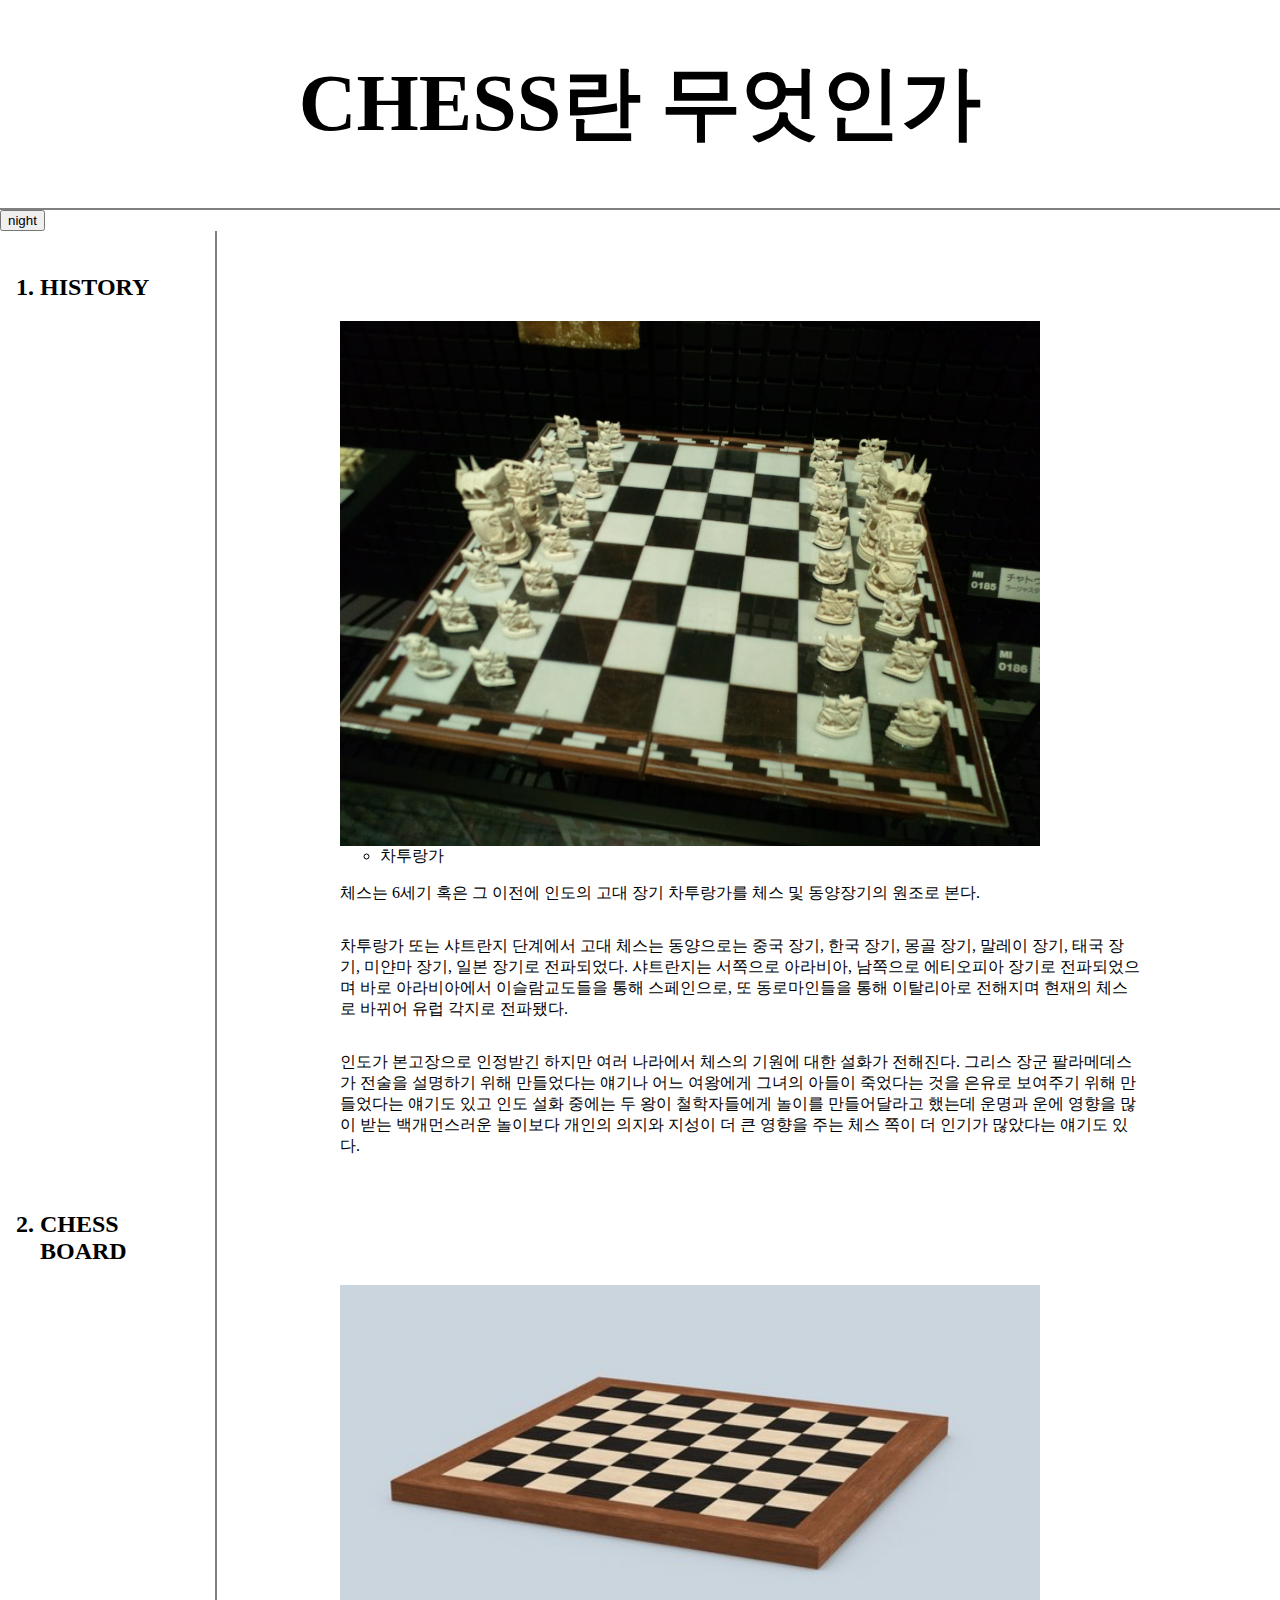
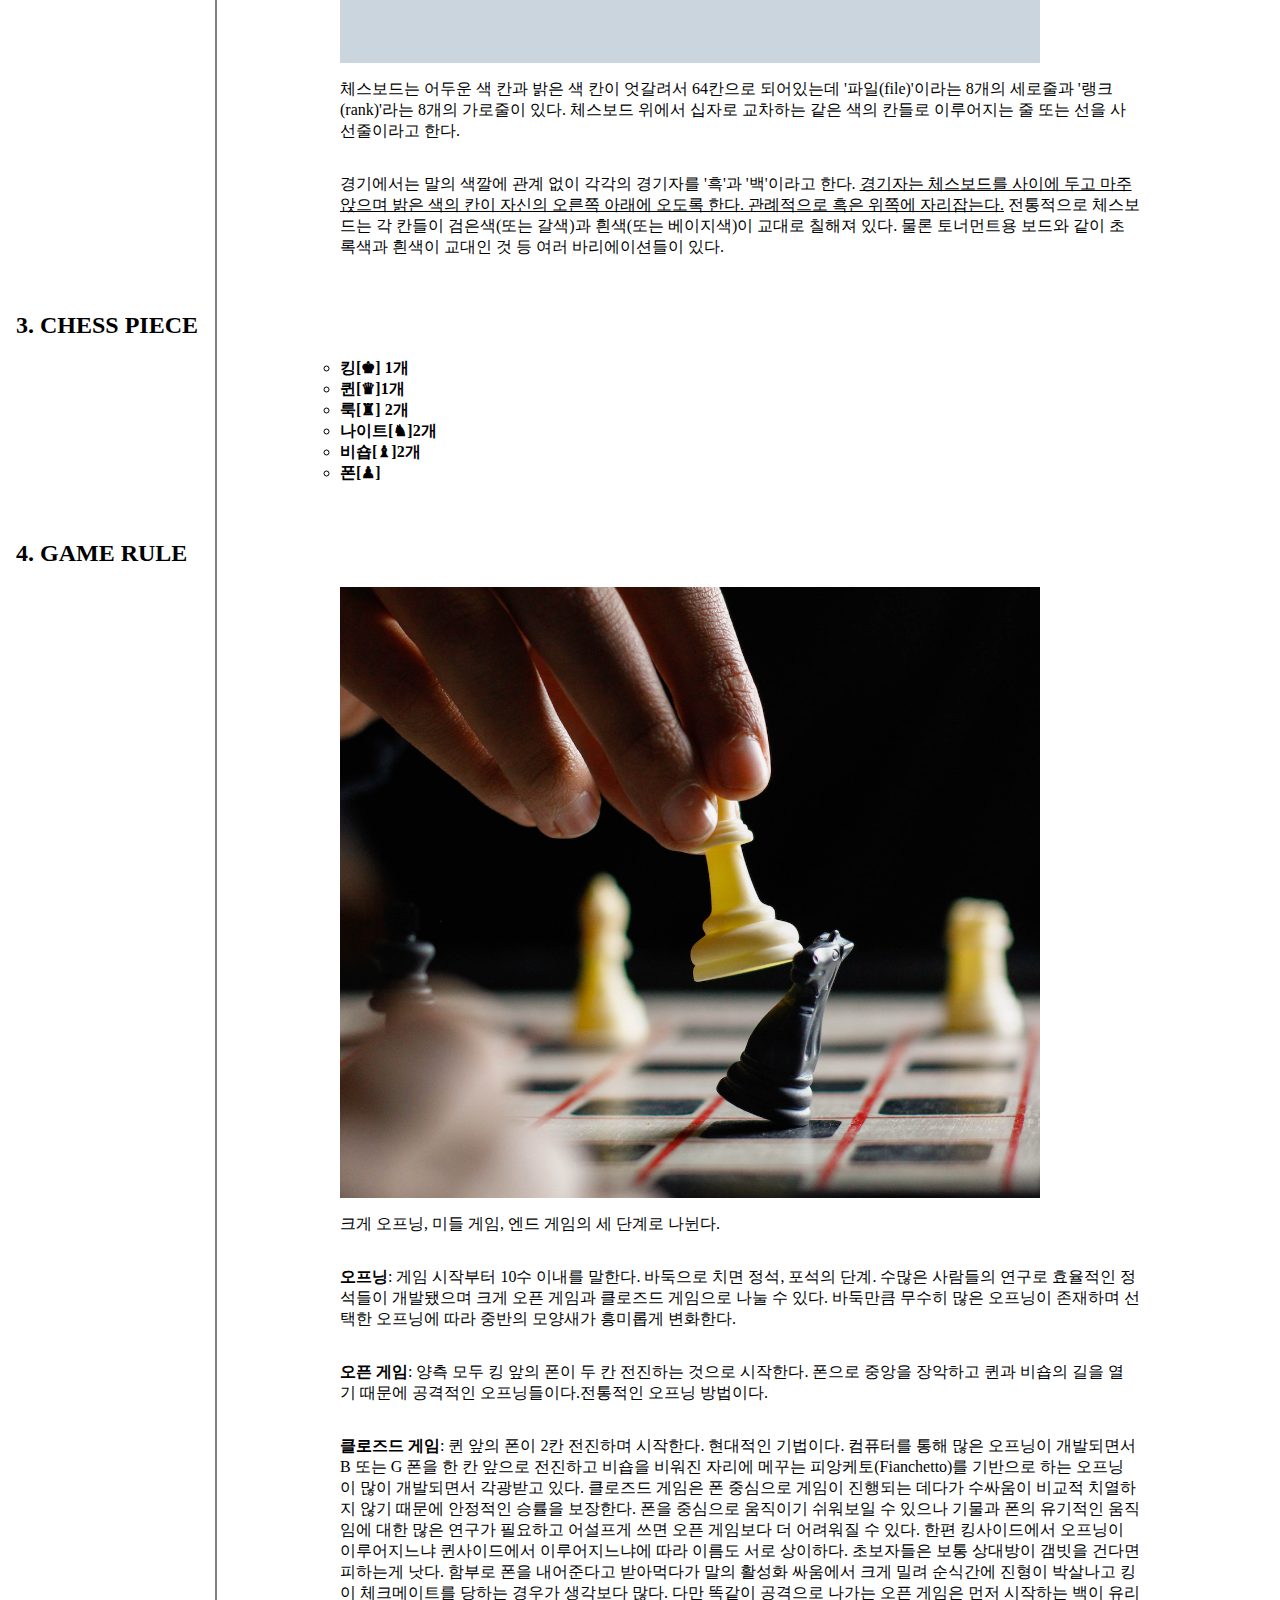
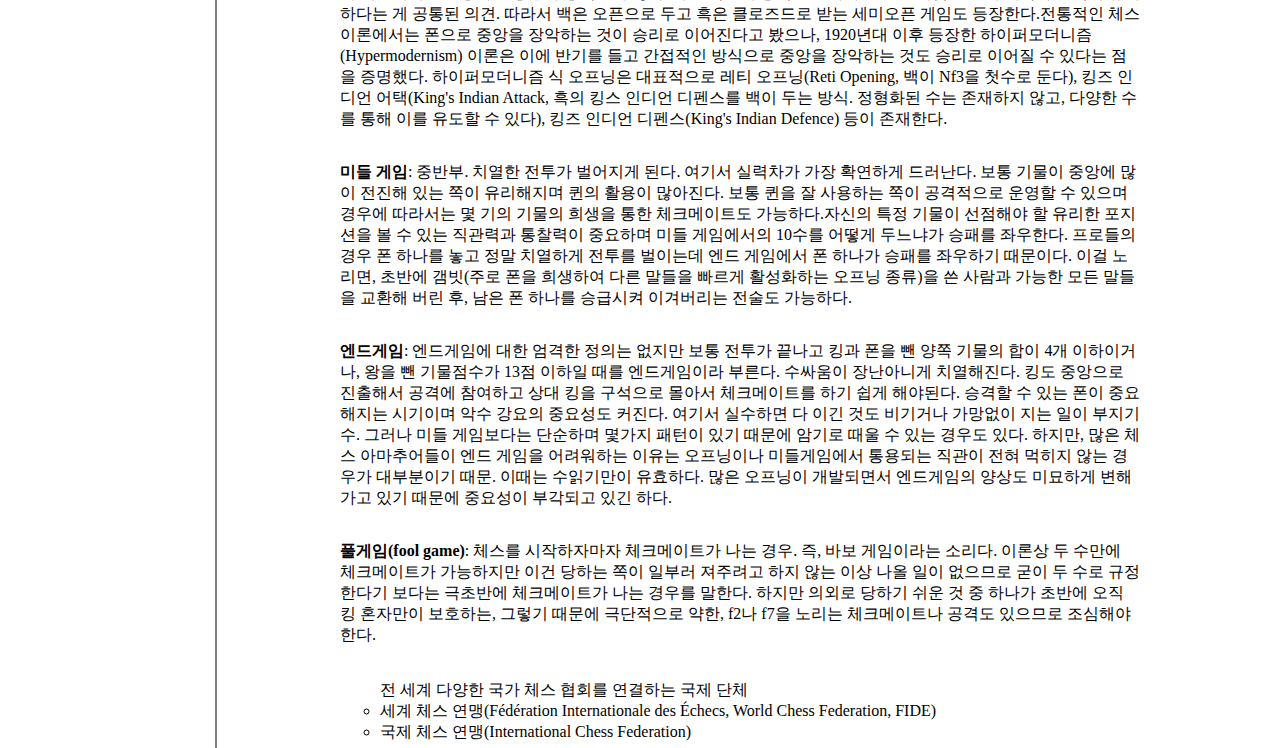
<file: index.html>
<!DOCTYPE html> 
    <html>
    <head>
        <title>WEB1 - Welcome</title>
        <meta charset="UTF-8"> 
        <link rel="stylesheet" href="style.css">
    </head>
    <script src="colors.js"></script>
    <body>
        <h1><a href="index.html"
            style="color: black; text-decoration: none;">CHESS란 무엇인가</a></h1>
            <input type="button" value="night" onclick="ChangeDayOrNight(this)">
            <ol><br>
            <div class="grid">
                <h2><li>HISTORY</li></h2>
            </div>
            <div class="grid-container">
                <img src="차투랑가.jpg" width="700px">
                    <ul><li>차투랑가</li></ul>
                <p>체스는 6세기 혹은 그 이전에 인도의 고대 장기 차투랑가를 체스 및 동양장기의 원조로 본다.</p>
                <p>차투랑가 또는 샤트란지 단계에서 고대 체스는 동양으로는 중국 장기, 한국 장기, 몽골 장기, 말레이 장기, 태국 장기, 미얀마 장기, 일본 장기로 전파되었다. 
                샤트란지는 서쪽으로 아라비아, 남쪽으로 에티오피아 장기로 전파되었으며 바로 아라비아에서 이슬람교도들을 통해 스페인으로, 또 동로마인들을 통해 이탈리아로 전해지며 현재의 체스로 바뀌어 유럽 각지로 전파됐다.</p>
                <p>인도가 본고장으로 인정받긴 하지만 여러 나라에서 체스의 기원에 대한 설화가 전해진다. 그리스 장군 팔라메데스가 전술을 설명하기 위해 만들었다는 얘기나 어느 여왕에게 그녀의 아들이 죽었다는 것을 은유로 보여주기 위해 만들었다는 얘기도 있고 
                인도 설화 중에는 두 왕이 철학자들에게 놀이를 만들어달라고 했는데 운명과 운에 영향을 많이 받는 백개먼스러운 놀이보다 개인의 의지와 지성이 더 큰 영향을 주는 체스 쪽이 더 인기가 많았다는 얘기도 있다.
                </p><br>
            </div>
            <div class="grid2"></div>
                <h2><li>CHESS BOARD</li></h2>
            </div>
            <div class="grid-container2">
                <img src="chess board.jpg" width="700px">
                <p>체스보드는 어두운 색 칸과 밝은 색 칸이 엇갈려서 64칸으로 되어있는데 '파일(file)'이라는 8개의 세로줄과 '랭크(rank)'라는 8개의 가로줄이 있다. 체스보드 위에서 십자로 교차하는 같은 색의 칸들로 이루어지는 줄 또는 선을 사선줄이라고 한다.</p>
                <p>경기에서는 말의 색깔에 관계 없이 각각의 경기자를 '흑'과 '백'이라고 한다. <u>경기자는 체스보드를 사이에 두고 마주 앉으며 밝은 색의 칸이 자신의 오른쪽 아래에 오도록 한다. 관례적으로 흑은 위쪽에 자리잡는다.</u>
                전통적으로 체스보드는 각 칸들이 검은색(또는 갈색)과 흰색(또는 베이지색)이 교대로 칠해져 있다. 물론 토너먼트용 보드와 같이 초록색과 흰색이 교대인 것 등 여러 바리에이션들이 있다.
                </p><br>
            </div>
            <div class="grid3"></div>
                <h2><li>CHESS PIECE</li></h2>
            </div>
            <div class="grid-container3">
                <ul>
                    <li><strong><a href="king.html" target="_blank" title="chess king specification">킹[♚] 1개</a></strong></li>
                    <li><strong><a href="queen.html"target="_blank" title="chess queen specification">퀸[♛]1개</a></strong></li>
                    <li><strong><a href="rook.html"target="_blank" title="chess rook specification">룩[♜] 2개</a></strong></li>
                    <li><strong><a href="knight.html"target="_blank" title="chess kningt specification">나이트[♞]2개</a></strong></li>
                    <li><strong><a href="bishop.html"target="_blank" title="chess bishop specification">비숍[♝]2개</a></strong></li>
                    <li><strong><a href="pawn.html"target="_blank" title="chess pawn specification">폰[♟]</a></strong></li>
                </ul></br>
                <br>
            </div>
            <div class="grid4">
                <h2><li>GAME RULE</li></h2>
            </div>
            <div class="grid-container4">
                <img src="Chess.png" width="700px">
                <p>크게 오프닝, 미들 게임, 엔드 게임의 세 단계로 나뉜다.</p>
                <P><strong>오프닝</strong>: 게임 시작부터 10수 이내를 말한다. 바둑으로 치면 정석, 포석의 단계. 수많은 사람들의 연구로 효율적인 정석들이 개발됐으며 크게 오픈 게임과 클로즈드 게임으로 나눌 수 있다. 바둑만큼 무수히 많은 오프닝이 존재하며 선택한 오프닝에 따라 중반의 모양새가 흥미롭게 변화한다.</P>
                <P><strong>오픈 게임</strong>: 양측 모두 킹 앞의 폰이 두 칸 전진하는 것으로 시작한다. 폰으로 중앙을 장악하고 퀸과 비숍의 길을 열기 때문에 공격적인 오프닝들이다.전통적인 오프닝 방법이다.</P>
                <P><strong>클로즈드 게임</strong>: 퀸 앞의 폰이 2칸 전진하며 시작한다. 현대적인 기법이다. 컴퓨터를 통해 많은 오프닝이 개발되면서 B 또는 G 폰을 한 칸 앞으로 전진하고 비숍을 비워진 자리에 메꾸는 피앙케토(Fianchetto)를 기반으로 하는 오프닝이 많이 개발되면서 각광받고 있다. 클로즈드 게임은 폰 중심으로 게임이 진행되는 데다가 수싸움이 비교적 치열하지 않기 때문에 안정적인 승률을 보장한다. 
                    폰을 중심으로 움직이기 쉬워보일 수 있으나 기물과 폰의 유기적인 움직임에 대한 많은 연구가 필요하고 어설프게 쓰면 오픈 게임보다 더 어려워질 수 있다. 한편 킹사이드에서 오프닝이 이루어지느냐 퀸사이드에서 이루어지느냐에 따라 이름도 서로 상이하다. 초보자들은 보통 상대방이 갬빗을 건다면 피하는게 낫다. 
                    함부로 폰을 내어준다고 받아먹다가 말의 활성화 싸움에서 크게 밀려 순식간에 진형이 박살나고 킹이 체크메이트를 당하는 경우가 생각보다 많다. 다만 똑같이 공격으로 나가는 오픈 게임은 먼저 시작하는 백이 유리하다는 게 공통된 의견. 따라서 백은 오픈으로 두고 흑은 클로즈드로 받는 세미오픈 게임도 등장한다.전통적인 체스 이론에서는 폰으로 중앙을 장악하는 것이 승리로 이어진다고 봤으나, 
                    1920년대 이후 등장한 하이퍼모더니즘(Hypermodernism) 이론은 이에 반기를 들고 간접적인 방식으로 중앙을 장악하는 것도 승리로 이어질 수 있다는 점을 증명했다. 하이퍼모더니즘 식 오프닝은 대표적으로 레티 오프닝(Reti Opening, 백이 Nf3을 첫수로 둔다), 킹즈 인디언 어택(King's Indian Attack, 흑의 킹스 인디언 디펜스를 백이 두는 방식. 정형화된 수는 존재하지 않고, 다양한 수를 통해 이를 유도할 수 있다), 
                    킹즈 인디언 디펜스(King's Indian Defence) 등이 존재한다.</P>
                <P><strong>미들 게임</strong>: 중반부. 치열한 전투가 벌어지게 된다. 여기서 실력차가 가장 확연하게 드러난다. 보통 기물이 중앙에 많이 전진해 있는 쪽이 유리해지며 퀸의 활용이 많아진다. 보통 퀸을 잘 사용하는 쪽이 공격적으로 운영할 수 있으며 경우에 따라서는 몇 기의 기물의 희생을 통한 체크메이트도 가능하다.자신의 특정 기물이 선점해야 할 유리한 포지션을 볼 수 있는 직관력과 통찰력이 중요하며 미들 게임에서의 10수를 어떻게 두느냐가 승패를 좌우한다. 
                    프로들의 경우 폰 하나를 놓고 정말 치열하게 전투를 벌이는데 엔드 게임에서 폰 하나가 승패를 좌우하기 때문이다. 이걸 노리면, 초반에 갬빗(주로 폰을 희생하여 다른 말들을 빠르게 활성화하는 오프닝 종류)을 쓴 사람과 가능한 모든 말들을 교환해 버린 후, 남은 폰 하나를 승급시켜 이겨버리는 전술도 가능하다.</P>
                <P><strong>엔드게임</strong>: 엔드게임에 대한 엄격한 정의는 없지만 보통 전투가 끝나고 킹과 폰을 뺀 양쪽 기물의 합이 4개 이하이거나, 왕을 뺀 기물점수가 13점 이하일 때를 엔드게임이라 부른다. 수싸움이 장난아니게 치열해진다. 킹도 중앙으로 진출해서 공격에 참여하고 상대 킹을 구석으로 몰아서 체크메이트를 하기 쉽게 해야된다. 승격할 수 있는 폰이 중요해지는 시기이며 악수 강요의 중요성도 커진다. 
                    여기서 실수하면 다 이긴 것도 비기거나 가망없이 지는 일이 부지기수. 그러나 미들 게임보다는 단순하며 몇가지 패턴이 있기 때문에 암기로 때울 수 있는 경우도 있다. 하지만, 많은 체스 아마추어들이 엔드 게임을 어려워하는 이유는 오프닝이나 미들게임에서 통용되는 직관이 전혀 먹히지 않는 경우가 대부분이기 때문. 이때는 수읽기만이 유효하다. 많은 오프닝이 개발되면서 엔드게임의 양상도 미묘하게 변해가고 있기 때문에 중요성이 부각되고 있긴 하다.</P>
                <P><strong>풀게임(fool game)</strong>: 체스를 시작하자마자 체크메이트가 나는 경우. 즉, 바보 게임이라는 소리다. 이론상 두 수만에 체크메이트가 가능하지만 이건 당하는 쪽이 일부러 져주려고 하지 않는 이상 나올 일이 없으므로 굳이 두 수로 규정한다기 보다는 극초반에 체크메이트가 나는 경우를 말한다. 하지만 의외로 당하기 쉬운 것 중 하나가 초반에 오직 킹 혼자만이 보호하는, 그렇기 때문에 극단적으로 약한, f2나 f7을 노리는 체크메이트나 공격도 있으므로 조심해야 한다.</p>
                </ul>
                <br>
                <ul>전 세계 다양한 국가 체스 협회를 연결하는 국제 단체
                    <li><a href="https://en.wikipedia.org/wiki/FIDE">세계 체스 연맹(Fédération Internationale des Échecs, World Chess Federation, FIDE)</a></li>
                    <li><a href="https://www.fide.com">국제 체스 연맹(International Chess Federation)</a></li>
            </div>
            </ol>
    </body>
    </html>
</file>
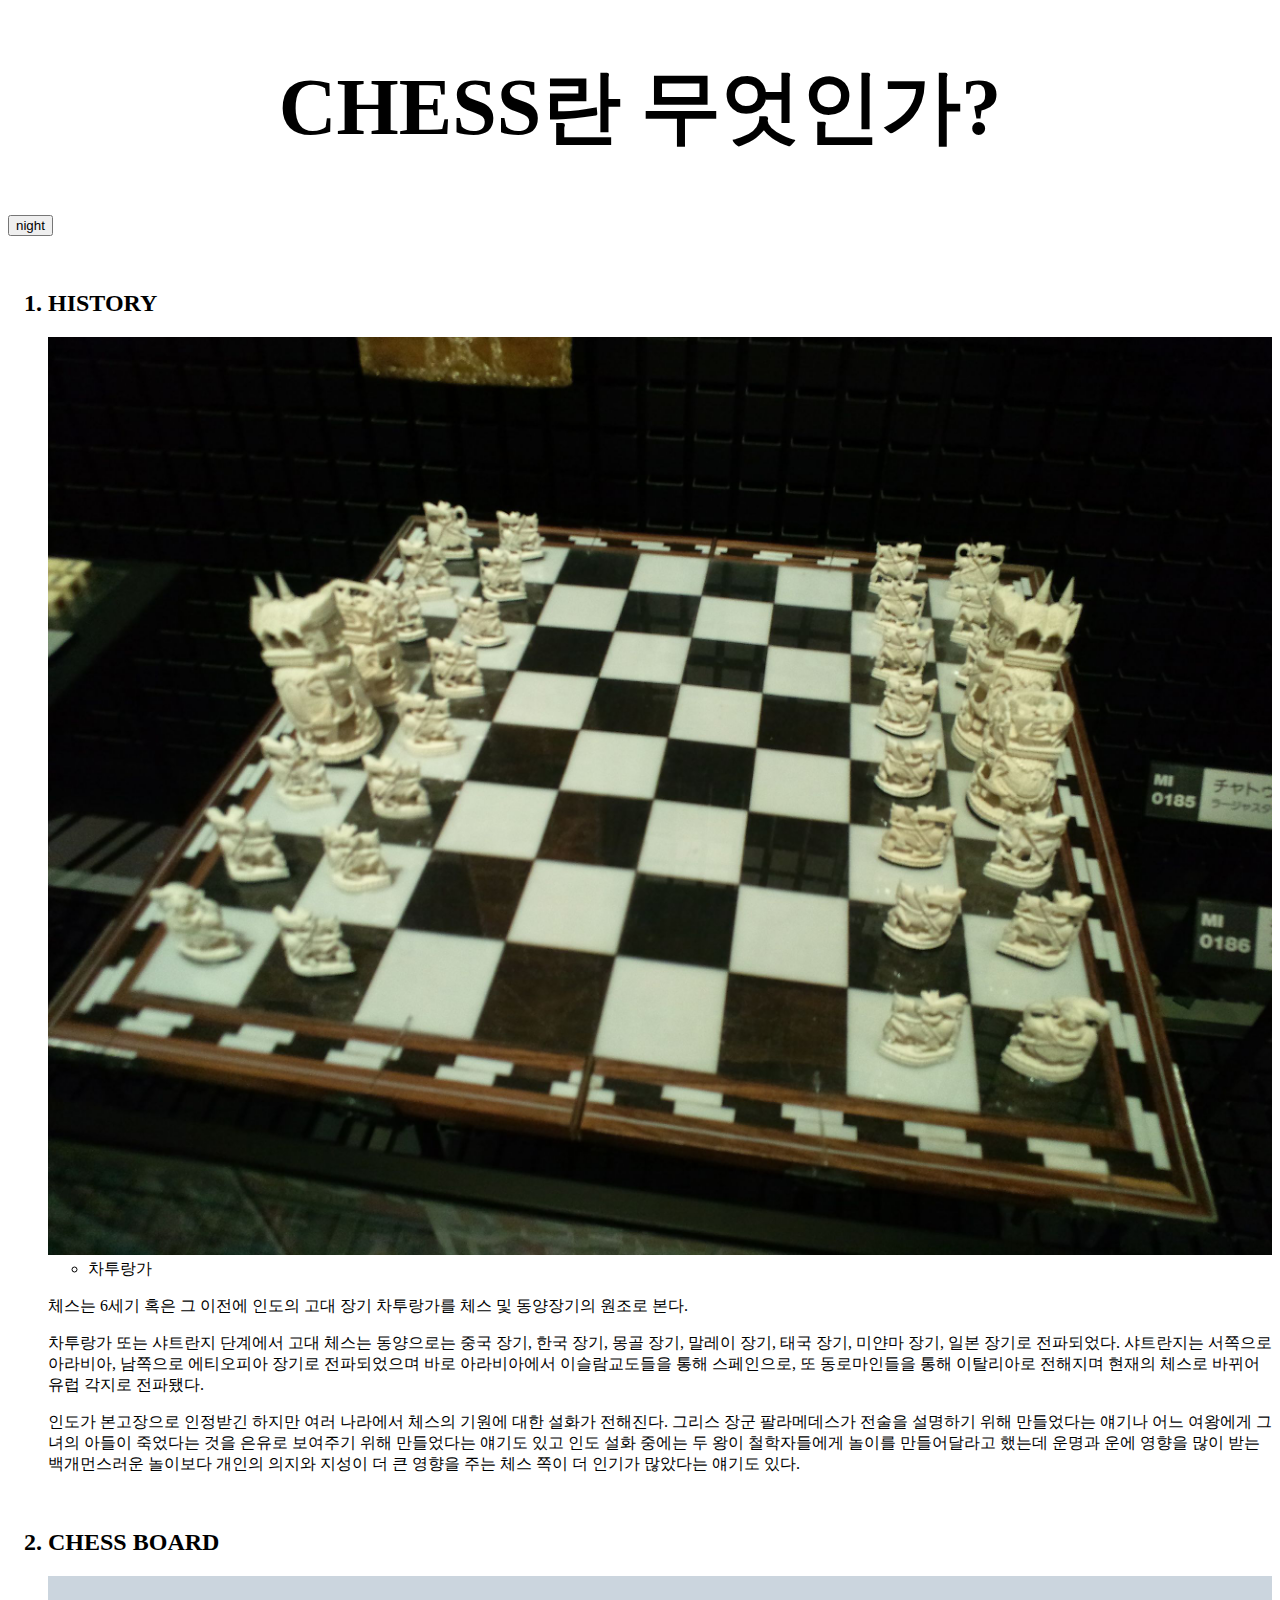
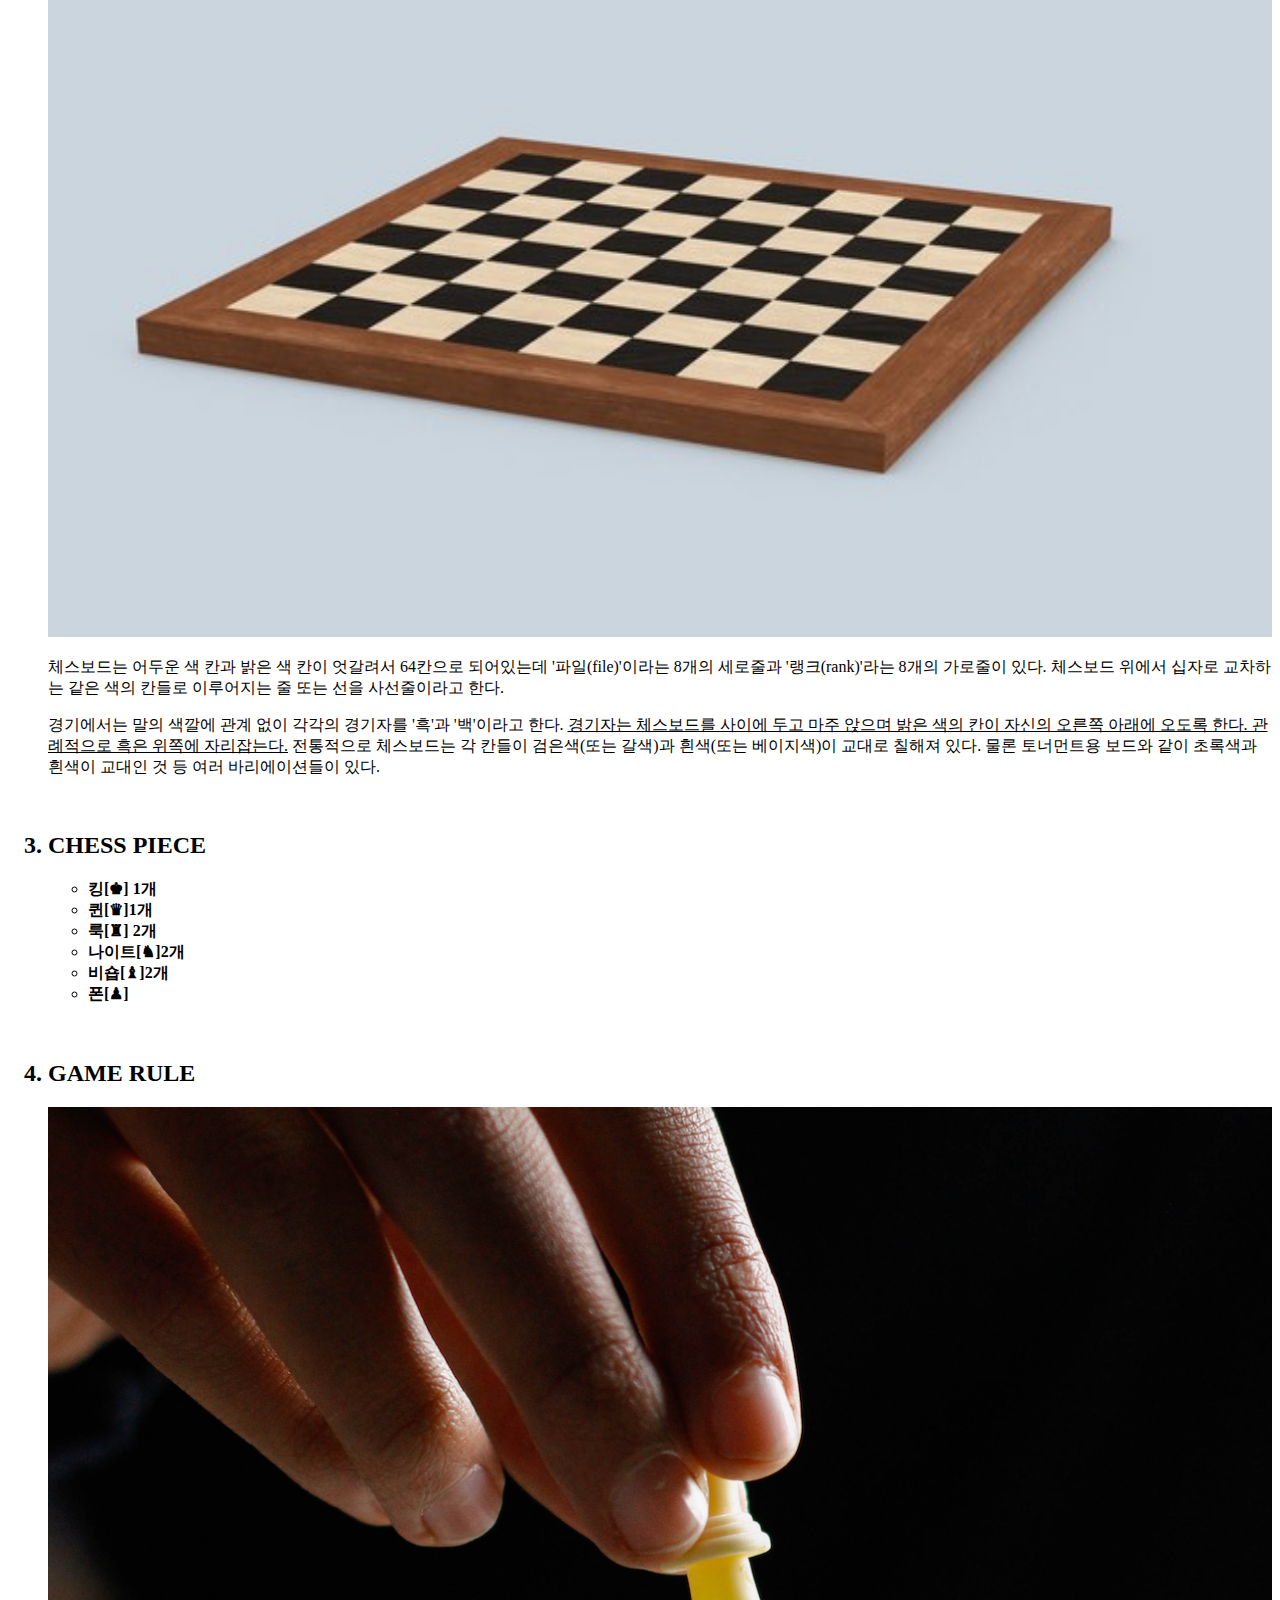
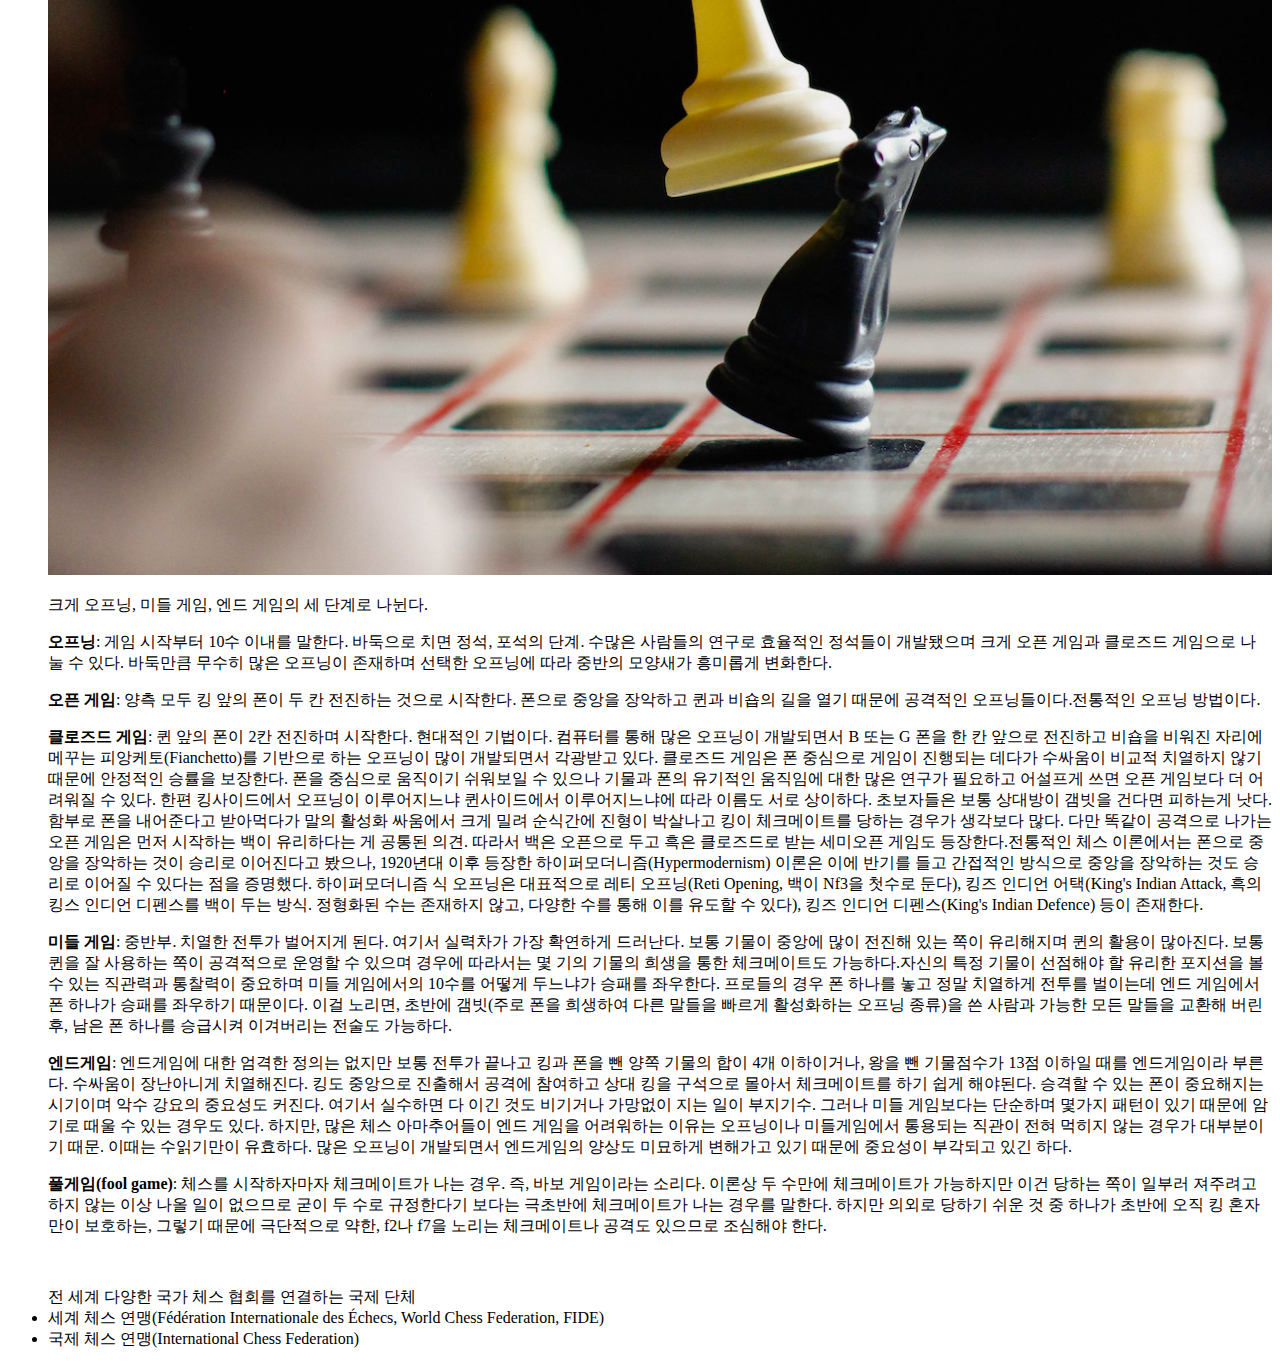
<file: 1.html>
<!DOCTYPE html> 
    <html>
    <head>
        <title>WEB1 - HTML</title>
        <meta charset="UTF-8"> 
        <style>
            a {
                color:black; 
                text-decoration: none;
            }
            h1 {    
                font-size: 80px;
                text-align: center;
            }
    </style>
    </head>
    <script src="colors.js"></script>
    <body>
        <h1><a href="index.html"
            style="color: black; text-decoration: none;">CHESS란 무엇인가?</a></h1>
            <input type="button" value="night" onclick="ChangeDayOrNight(this)">
        <ol><br>
        <h2><li>HISTORY</li></h2>
        <img src="차투랑가.jpg" width="100%">
            <ul><li>차투랑가</li></ul>
        <p>체스는 6세기 혹은 그 이전에 인도의 고대 장기 차투랑가를 체스 및 동양장기의 원조로 본다.</p>
        <p>차투랑가 또는 샤트란지 단계에서 고대 체스는 동양으로는 중국 장기, 한국 장기, 몽골 장기, 말레이 장기, 태국 장기, 미얀마 장기, 일본 장기로 전파되었다. 
            샤트란지는 서쪽으로 아라비아, 남쪽으로 에티오피아 장기로 전파되었으며 바로 아라비아에서 이슬람교도들을 통해 스페인으로, 또 동로마인들을 통해 이탈리아로 전해지며 현재의 체스로 바뀌어 유럽 각지로 전파됐다.</p>
        <p>인도가 본고장으로 인정받긴 하지만 여러 나라에서 체스의 기원에 대한 설화가 전해진다. 그리스 장군 팔라메데스가 전술을 설명하기 위해 만들었다는 얘기나 어느 여왕에게 그녀의 아들이 죽었다는 것을 은유로 보여주기 위해 만들었다는 얘기도 있고 
        인도 설화 중에는 두 왕이 철학자들에게 놀이를 만들어달라고 했는데 운명과 운에 영향을 많이 받는 백개먼스러운 놀이보다 개인의 의지와 지성이 더 큰 영향을 주는 체스 쪽이 더 인기가 많았다는 얘기도 있다.
        </p><br>

        <h2><li>CHESS BOARD</li></h2>
        <img src="chess board.jpg" width="100%">
        <p>체스보드는 어두운 색 칸과 밝은 색 칸이 엇갈려서 64칸으로 되어있는데 '파일(file)'이라는 8개의 세로줄과 '랭크(rank)'라는 8개의 가로줄이 있다. 체스보드 위에서 십자로 교차하는 같은 색의 칸들로 이루어지는 줄 또는 선을 사선줄이라고 한다.</p>
        <p>경기에서는 말의 색깔에 관계 없이 각각의 경기자를 '흑'과 '백'이라고 한다. <u>경기자는 체스보드를 사이에 두고 마주 앉으며 밝은 색의 칸이 자신의 오른쪽 아래에 오도록 한다. 관례적으로 흑은 위쪽에 자리잡는다.</u> 
            전통적으로 체스보드는 각 칸들이 검은색(또는 갈색)과 흰색(또는 베이지색)이 교대로 칠해져 있다. 물론 토너먼트용 보드와 같이 초록색과 흰색이 교대인 것 등 여러 바리에이션들이 있다.</p><br>

        <H2><li>CHESS PIECE</li></H2>
        <ul>
            <li><strong><a href="king.html" target="_blank" title="chess king specification">킹[♚] 1개</a></strong></li>
            <li><strong><a href="queen.html"target="_blank" title="chess queen specification">퀸[♛]1개</a></strong></li>
            <li><strong><a href="rook.html"target="_blank" title="chess rook specification">룩[♜] 2개</a></strong></li>
            <li><strong><a href="knight.html"target="_blank" title="chess kningt specification">나이트[♞]2개</a></strong></li>
            <li><strong><a href="bishop.html"target="_blank" title="chess bishop specification">비숍[♝]2개</a></strong></li>
            <li><strong><a href="pawn.html"target="_blank" title="chess pawn specification">폰[♟]</a></strong></li>
        </ul><br>
        <br>
        <h2><li>GAME RULE</li></h2>
        <img src="Chess.png" width="100%">
        <p>크게 오프닝, 미들 게임, 엔드 게임의 세 단계로 나뉜다.</p>
        <P><strong>오프닝</strong>: 게임 시작부터 10수 이내를 말한다. 바둑으로 치면 정석, 포석의 단계. 수많은 사람들의 연구로 효율적인 정석들이 개발됐으며 크게 오픈 게임과 클로즈드 게임으로 나눌 수 있다. 바둑만큼 무수히 많은 오프닝이 존재하며 선택한 오프닝에 따라 중반의 모양새가 흥미롭게 변화한다.</P>
        <P><strong>오픈 게임</strong>: 양측 모두 킹 앞의 폰이 두 칸 전진하는 것으로 시작한다. 폰으로 중앙을 장악하고 퀸과 비숍의 길을 열기 때문에 공격적인 오프닝들이다.전통적인 오프닝 방법이다.</P>
        <P><strong>클로즈드 게임</strong>: 퀸 앞의 폰이 2칸 전진하며 시작한다. 현대적인 기법이다. 컴퓨터를 통해 많은 오프닝이 개발되면서 B 또는 G 폰을 한 칸 앞으로 전진하고 비숍을 비워진 자리에 메꾸는 피앙케토(Fianchetto)를 기반으로 하는 오프닝이 많이 개발되면서 각광받고 있다. 클로즈드 게임은 폰 중심으로 게임이 진행되는 데다가 수싸움이 비교적 치열하지 않기 때문에 안정적인 승률을 보장한다. 
            폰을 중심으로 움직이기 쉬워보일 수 있으나 기물과 폰의 유기적인 움직임에 대한 많은 연구가 필요하고 어설프게 쓰면 오픈 게임보다 더 어려워질 수 있다. 한편 킹사이드에서 오프닝이 이루어지느냐 퀸사이드에서 이루어지느냐에 따라 이름도 서로 상이하다. 초보자들은 보통 상대방이 갬빗을 건다면 피하는게 낫다. 
            함부로 폰을 내어준다고 받아먹다가 말의 활성화 싸움에서 크게 밀려 순식간에 진형이 박살나고 킹이 체크메이트를 당하는 경우가 생각보다 많다. 다만 똑같이 공격으로 나가는 오픈 게임은 먼저 시작하는 백이 유리하다는 게 공통된 의견. 따라서 백은 오픈으로 두고 흑은 클로즈드로 받는 세미오픈 게임도 등장한다.전통적인 체스 이론에서는 폰으로 중앙을 장악하는 것이 승리로 이어진다고 봤으나, 
            1920년대 이후 등장한 하이퍼모더니즘(Hypermodernism) 이론은 이에 반기를 들고 간접적인 방식으로 중앙을 장악하는 것도 승리로 이어질 수 있다는 점을 증명했다. 하이퍼모더니즘 식 오프닝은 대표적으로 레티 오프닝(Reti Opening, 백이 Nf3을 첫수로 둔다), 킹즈 인디언 어택(King's Indian Attack, 흑의 킹스 인디언 디펜스를 백이 두는 방식. 정형화된 수는 존재하지 않고, 다양한 수를 통해 이를 유도할 수 있다), 
            킹즈 인디언 디펜스(King's Indian Defence) 등이 존재한다.</P>
        <P><strong>미들 게임</strong>: 중반부. 치열한 전투가 벌어지게 된다. 여기서 실력차가 가장 확연하게 드러난다. 보통 기물이 중앙에 많이 전진해 있는 쪽이 유리해지며 퀸의 활용이 많아진다. 보통 퀸을 잘 사용하는 쪽이 공격적으로 운영할 수 있으며 경우에 따라서는 몇 기의 기물의 희생을 통한 체크메이트도 가능하다.자신의 특정 기물이 선점해야 할 유리한 포지션을 볼 수 있는 직관력과 통찰력이 중요하며 미들 게임에서의 10수를 어떻게 두느냐가 승패를 좌우한다. 
            프로들의 경우 폰 하나를 놓고 정말 치열하게 전투를 벌이는데 엔드 게임에서 폰 하나가 승패를 좌우하기 때문이다. 이걸 노리면, 초반에 갬빗(주로 폰을 희생하여 다른 말들을 빠르게 활성화하는 오프닝 종류)을 쓴 사람과 가능한 모든 말들을 교환해 버린 후, 남은 폰 하나를 승급시켜 이겨버리는 전술도 가능하다.</P>
        <P><strong>엔드게임</strong>: 엔드게임에 대한 엄격한 정의는 없지만 보통 전투가 끝나고 킹과 폰을 뺀 양쪽 기물의 합이 4개 이하이거나, 왕을 뺀 기물점수가 13점 이하일 때를 엔드게임이라 부른다. 수싸움이 장난아니게 치열해진다. 킹도 중앙으로 진출해서 공격에 참여하고 상대 킹을 구석으로 몰아서 체크메이트를 하기 쉽게 해야된다. 승격할 수 있는 폰이 중요해지는 시기이며 악수 강요의 중요성도 커진다. 
            여기서 실수하면 다 이긴 것도 비기거나 가망없이 지는 일이 부지기수. 그러나 미들 게임보다는 단순하며 몇가지 패턴이 있기 때문에 암기로 때울 수 있는 경우도 있다. 하지만, 많은 체스 아마추어들이 엔드 게임을 어려워하는 이유는 오프닝이나 미들게임에서 통용되는 직관이 전혀 먹히지 않는 경우가 대부분이기 때문. 이때는 수읽기만이 유효하다. 많은 오프닝이 개발되면서 엔드게임의 양상도 미묘하게 변해가고 있기 때문에 중요성이 부각되고 있긴 하다.</P>
        <P><strong>풀게임(fool game)</strong>: 체스를 시작하자마자 체크메이트가 나는 경우. 즉, 바보 게임이라는 소리다. 이론상 두 수만에 체크메이트가 가능하지만 이건 당하는 쪽이 일부러 져주려고 하지 않는 이상 나올 일이 없으므로 굳이 두 수로 규정한다기 보다는 극초반에 체크메이트가 나는 경우를 말한다. 하지만 의외로 당하기 쉬운 것 중 하나가 초반에 오직 킹 혼자만이 보호하는, 그렇기 때문에 극단적으로 약한, f2나 f7을 노리는 체크메이트나 공격도 있으므로 조심해야 한다.</p>
        </ol>
        <br>
        <ul>전 세계 다양한 국가 체스 협회를 연결하는 국제 단체
            <li><a href="https://en.wikipedia.org/wiki/FIDE">세계 체스 연맹(Fédération Internationale des Échecs, World Chess Federation, FIDE)</a></li>
            <li><a href="https://www.fide.com">국제 체스 연맹(International Chess Federation)</a></li>
        </ul>
    </body>
    </html>
</file>
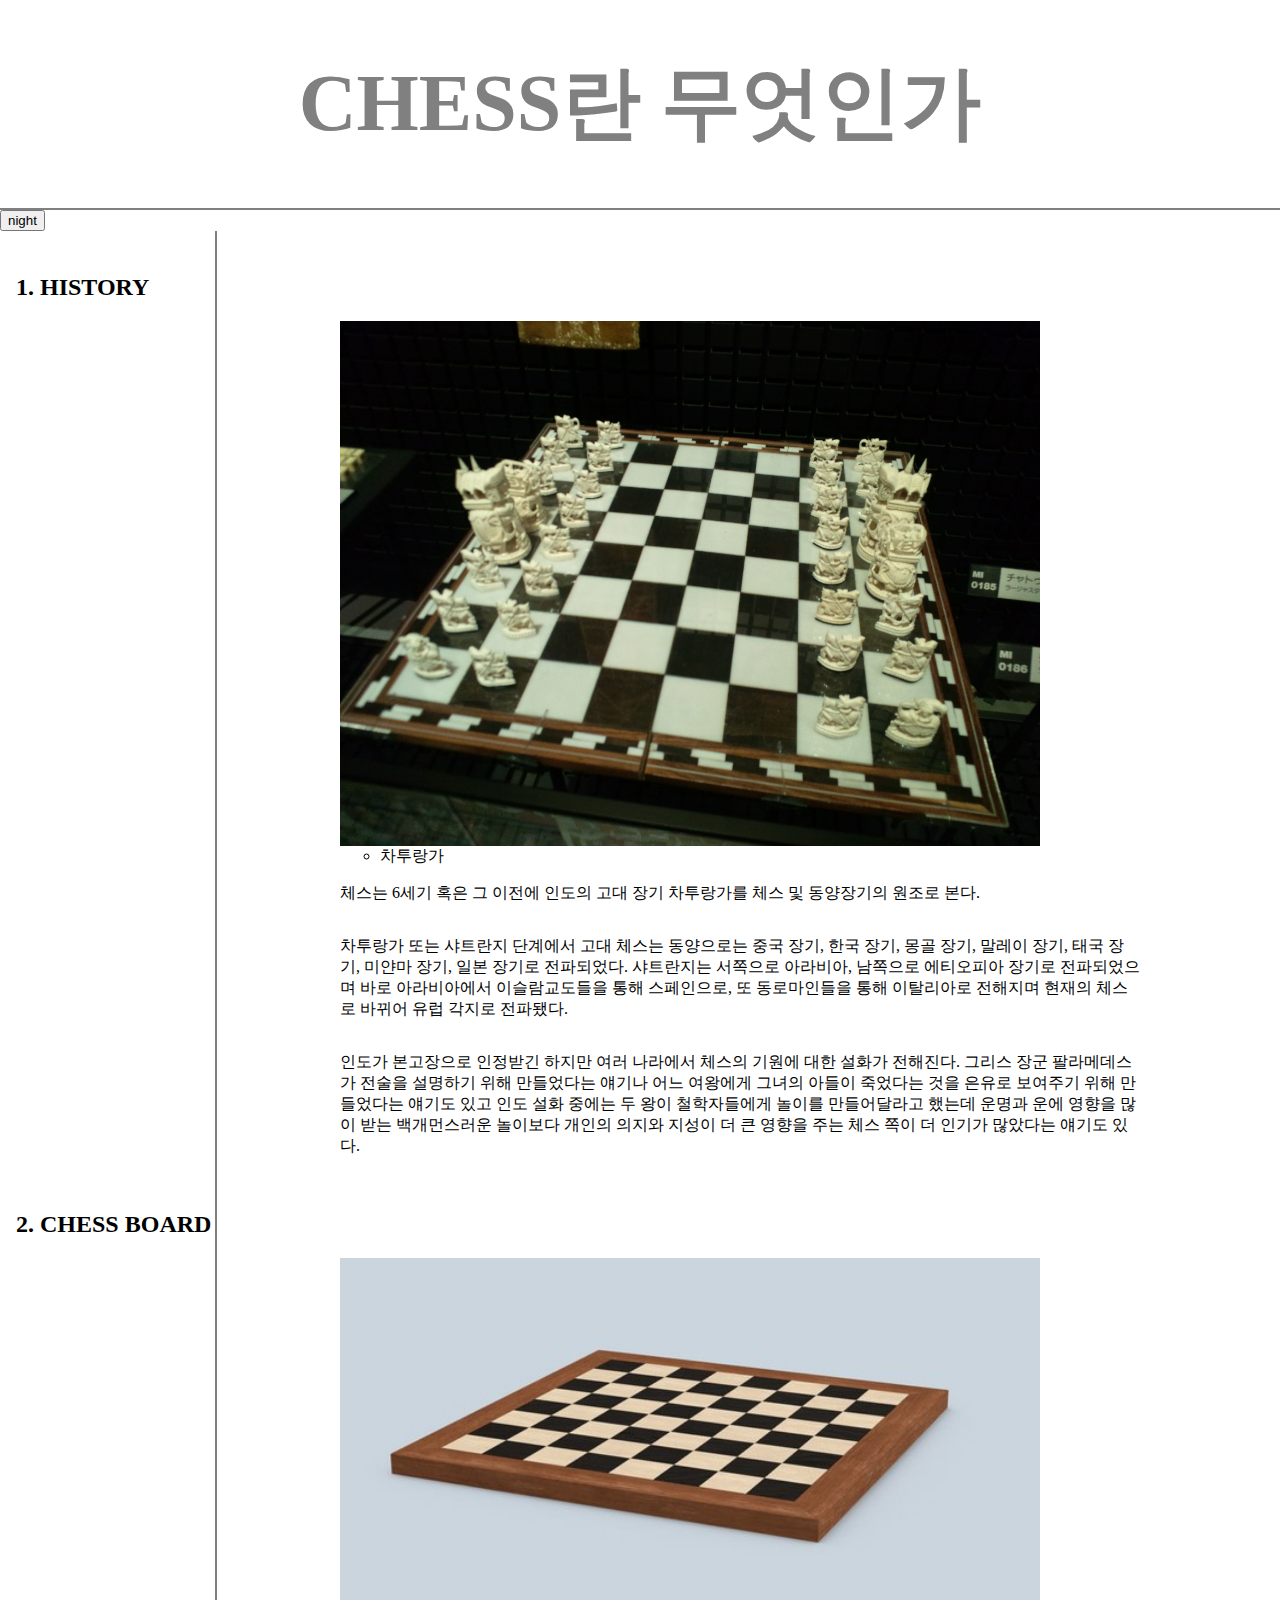
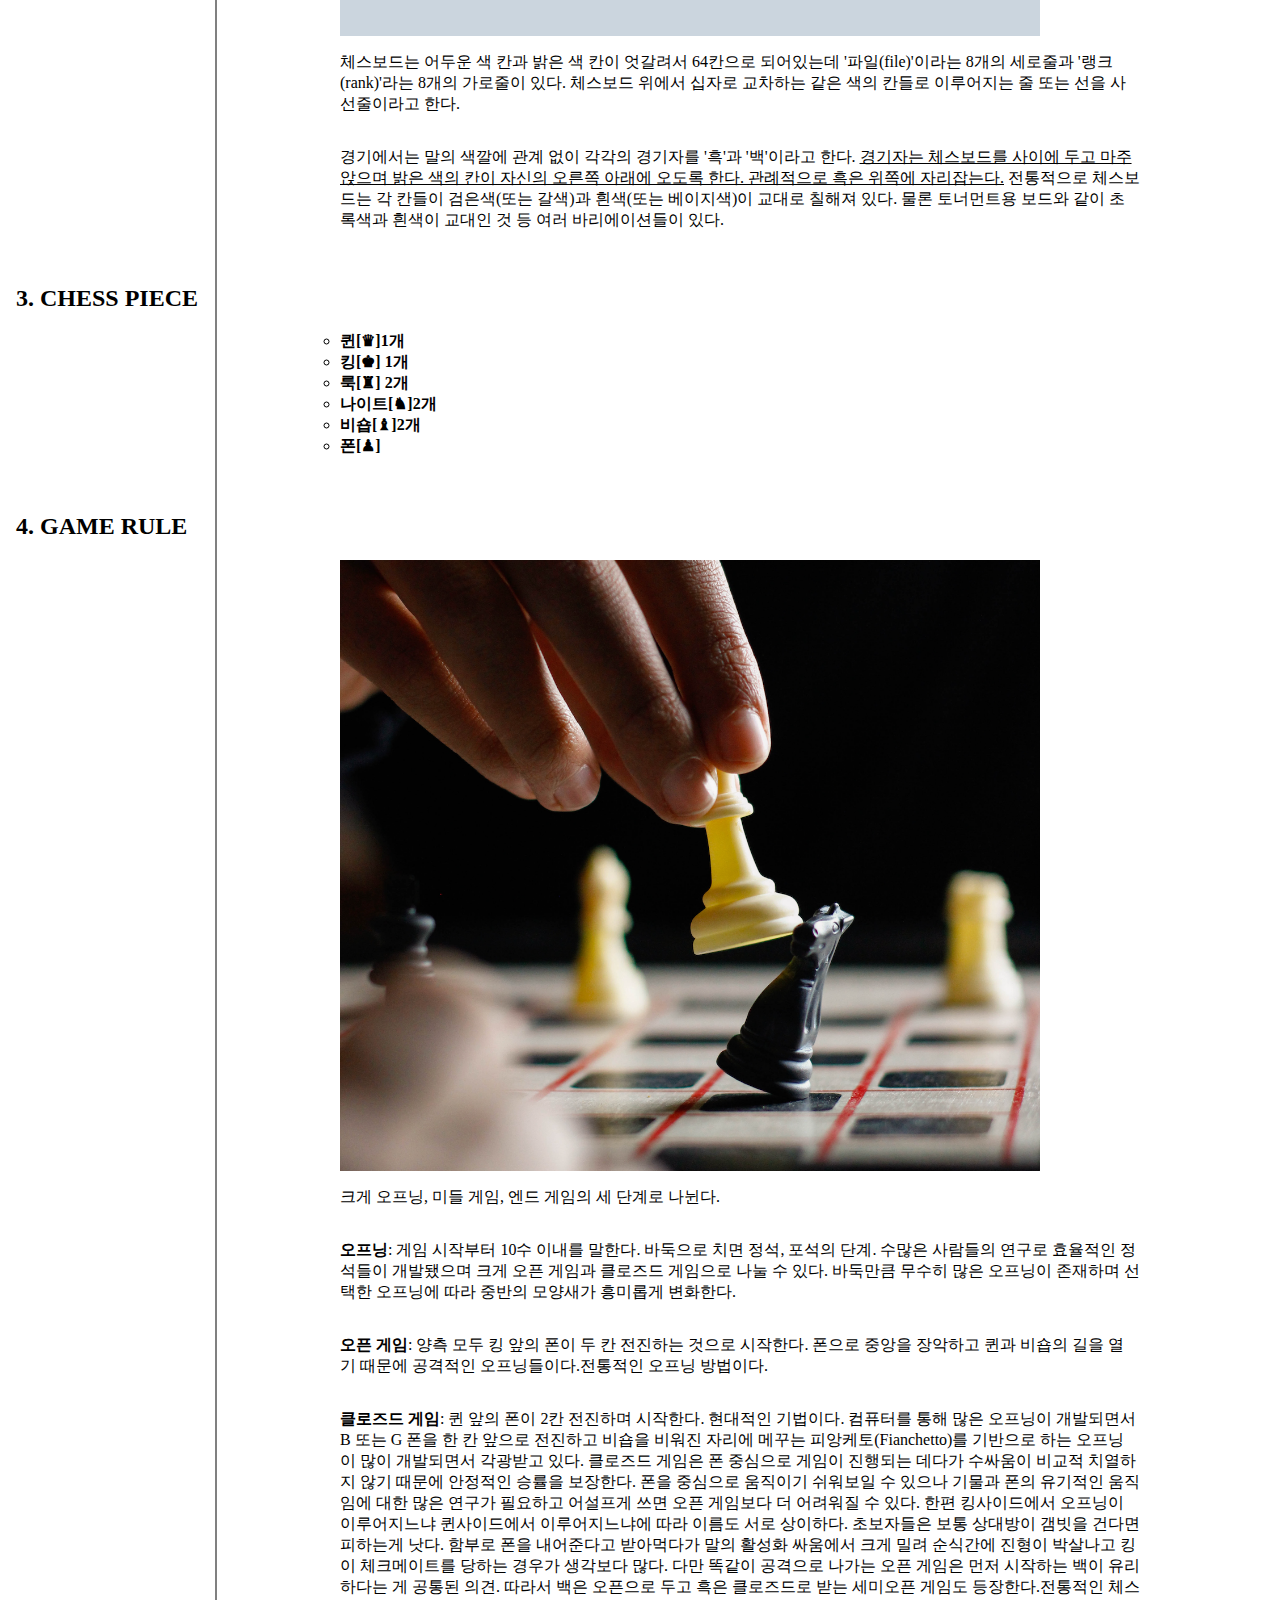
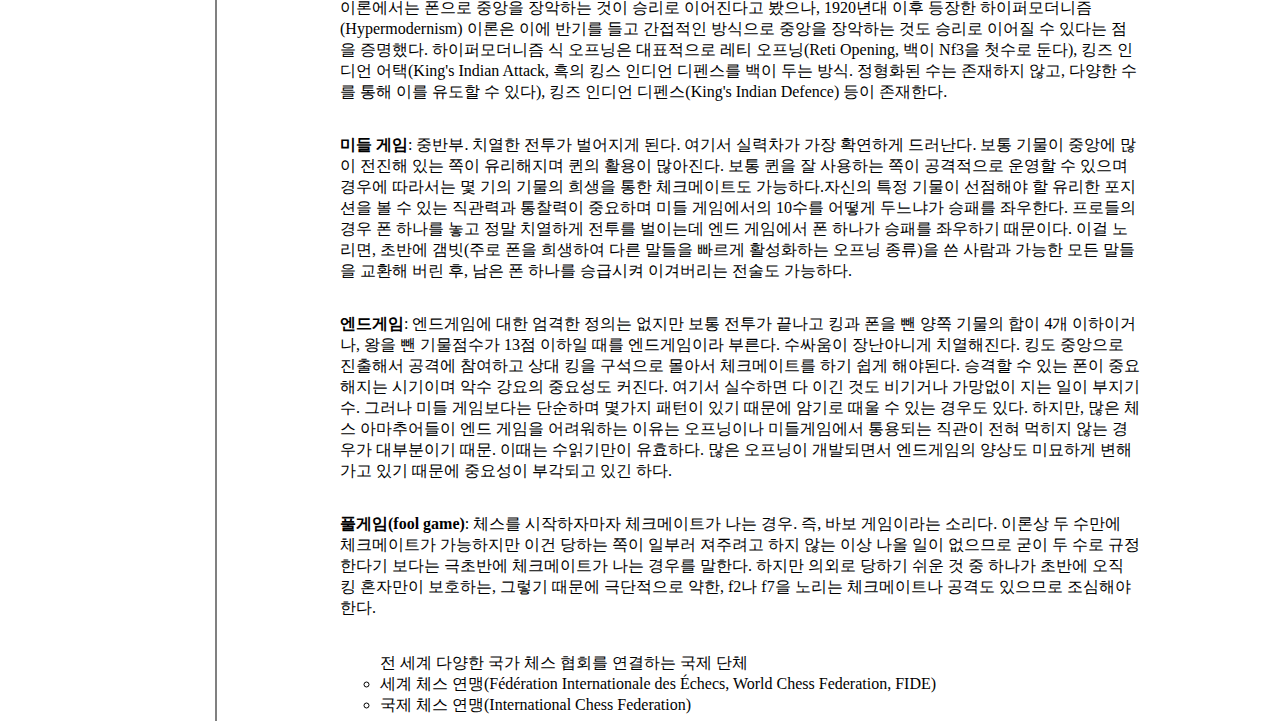
<file: 2.html>
<!DOCTYPE html> 
    <html>
    <head>
        <title>WEB1 - HTML</title> 
        <meta charset="UTF-8">
        <link rel="stylesheet" href="style.css">
    </head>
    <script src="colors.js"></script>
    <body>
        <h1><a href="index.html"
            style="color:gray; text-decoration: none;">CHESS란 무엇인가</a></h1>
            <input type="button" value="night" onclick="ChangeDayOrNight(this)">
            <ol><br>
            <div class="grid">
                <h2><li>HISTORY</li></h2>
            </div>
            <div class="grid-container">
                <img src="차투랑가.jpg" width="700px">
                    <ul><li>차투랑가</li></ul>
                <p>체스는 6세기 혹은 그 이전에 인도의 고대 장기 차투랑가를 체스 및 동양장기의 원조로 본다.</p>
                <p>차투랑가 또는 샤트란지 단계에서 고대 체스는 동양으로는 중국 장기, 한국 장기, 몽골 장기, 말레이 장기, 태국 장기, 미얀마 장기, 일본 장기로 전파되었다. 
                샤트란지는 서쪽으로 아라비아, 남쪽으로 에티오피아 장기로 전파되었으며 바로 아라비아에서 이슬람교도들을 통해 스페인으로, 또 동로마인들을 통해 이탈리아로 전해지며 현재의 체스로 바뀌어 유럽 각지로 전파됐다.</p>
                <p>인도가 본고장으로 인정받긴 하지만 여러 나라에서 체스의 기원에 대한 설화가 전해진다. 그리스 장군 팔라메데스가 전술을 설명하기 위해 만들었다는 얘기나 어느 여왕에게 그녀의 아들이 죽었다는 것을 은유로 보여주기 위해 만들었다는 얘기도 있고 
                인도 설화 중에는 두 왕이 철학자들에게 놀이를 만들어달라고 했는데 운명과 운에 영향을 많이 받는 백개먼스러운 놀이보다 개인의 의지와 지성이 더 큰 영향을 주는 체스 쪽이 더 인기가 많았다는 얘기도 있다.
                </p><br>
            </div>
            <div class="grid2">
                <h2><li>CHESS BOARD</li></h2>
            </div>
            <div class="grid-container2">
                <img src="chess board.jpg" width="700px">
                <p>체스보드는 어두운 색 칸과 밝은 색 칸이 엇갈려서 64칸으로 되어있는데 '파일(file)'이라는 8개의 세로줄과 '랭크(rank)'라는 8개의 가로줄이 있다. 체스보드 위에서 십자로 교차하는 같은 색의 칸들로 이루어지는 줄 또는 선을 사선줄이라고 한다.</p>
                <p>경기에서는 말의 색깔에 관계 없이 각각의 경기자를 '흑'과 '백'이라고 한다. <u>경기자는 체스보드를 사이에 두고 마주 앉으며 밝은 색의 칸이 자신의 오른쪽 아래에 오도록 한다. 관례적으로 흑은 위쪽에 자리잡는다.</u> 
                전통적으로 체스보드는 각 칸들이 검은색(또는 갈색)과 흰색(또는 베이지색)이 교대로 칠해져 있다. 물론 토너먼트용 보드와 같이 초록색과 흰색이 교대인 것 등 여러 바리에이션들이 있다.
                </p><br>
            </div>
            <div class="grid3">
                <H2><li>CHESS PIECE</li></H2>
            </div>
            <div class="grid-container3">
                <ul>
                    <li><strong><a href="queen.html"target="_blank" title="chess queen specification">퀸[♛]1개</a></strong></li>
                    <li><strong><a href="king.html" target="_blank" title="chess king specification">킹[♚] 1개</a></strong></li>
                    <li><strong><a href="rook.html"target="_blank" title="chess rook specification">룩[♜] 2개</a></strong></li>
                    <li><strong><a href="knight.html"target="_blank" title="chess kningt specification">나이트[♞]2개</a></strong></li>
                    <li><strong><a href="bishop.html"target="_blank" title="chess bishop specification">비숍[♝]2개</a></strong></li>
                    <li><strong><a href="pawn.html"target="_blank" title="chess pawn specification">폰[♟]</a></strong></li>
                </ul><br>
                <br>
            </div>
            <div class="grid4">
                <h2><li>GAME RULE</li></h2>
            </div>
            <div class="grid-container4">
                <img src="Chess.png" width="700px">
                <p>크게 오프닝, 미들 게임, 엔드 게임의 세 단계로 나뉜다.</p>
                <P><strong>오프닝</strong>: 게임 시작부터 10수 이내를 말한다. 바둑으로 치면 정석, 포석의 단계. 수많은 사람들의 연구로 효율적인 정석들이 개발됐으며 크게 오픈 게임과 클로즈드 게임으로 나눌 수 있다. 바둑만큼 무수히 많은 오프닝이 존재하며 선택한 오프닝에 따라 중반의 모양새가 흥미롭게 변화한다.</P>
                <P><strong>오픈 게임</strong>: 양측 모두 킹 앞의 폰이 두 칸 전진하는 것으로 시작한다. 폰으로 중앙을 장악하고 퀸과 비숍의 길을 열기 때문에 공격적인 오프닝들이다.전통적인 오프닝 방법이다.</P>
                <P><strong>클로즈드 게임</strong>: 퀸 앞의 폰이 2칸 전진하며 시작한다. 현대적인 기법이다. 컴퓨터를 통해 많은 오프닝이 개발되면서 B 또는 G 폰을 한 칸 앞으로 전진하고 비숍을 비워진 자리에 메꾸는 피앙케토(Fianchetto)를 기반으로 하는 오프닝이 많이 개발되면서 각광받고 있다. 클로즈드 게임은 폰 중심으로 게임이 진행되는 데다가 수싸움이 비교적 치열하지 않기 때문에 안정적인 승률을 보장한다. 
                    폰을 중심으로 움직이기 쉬워보일 수 있으나 기물과 폰의 유기적인 움직임에 대한 많은 연구가 필요하고 어설프게 쓰면 오픈 게임보다 더 어려워질 수 있다. 한편 킹사이드에서 오프닝이 이루어지느냐 퀸사이드에서 이루어지느냐에 따라 이름도 서로 상이하다. 초보자들은 보통 상대방이 갬빗을 건다면 피하는게 낫다. 
                    함부로 폰을 내어준다고 받아먹다가 말의 활성화 싸움에서 크게 밀려 순식간에 진형이 박살나고 킹이 체크메이트를 당하는 경우가 생각보다 많다. 다만 똑같이 공격으로 나가는 오픈 게임은 먼저 시작하는 백이 유리하다는 게 공통된 의견. 따라서 백은 오픈으로 두고 흑은 클로즈드로 받는 세미오픈 게임도 등장한다.전통적인 체스 이론에서는 폰으로 중앙을 장악하는 것이 승리로 이어진다고 봤으나, 
                    1920년대 이후 등장한 하이퍼모더니즘(Hypermodernism) 이론은 이에 반기를 들고 간접적인 방식으로 중앙을 장악하는 것도 승리로 이어질 수 있다는 점을 증명했다. 하이퍼모더니즘 식 오프닝은 대표적으로 레티 오프닝(Reti Opening, 백이 Nf3을 첫수로 둔다), 킹즈 인디언 어택(King's Indian Attack, 흑의 킹스 인디언 디펜스를 백이 두는 방식. 정형화된 수는 존재하지 않고, 다양한 수를 통해 이를 유도할 수 있다), 
                    킹즈 인디언 디펜스(King's Indian Defence) 등이 존재한다.</P>
                <P><strong>미들 게임</strong>: 중반부. 치열한 전투가 벌어지게 된다. 여기서 실력차가 가장 확연하게 드러난다. 보통 기물이 중앙에 많이 전진해 있는 쪽이 유리해지며 퀸의 활용이 많아진다. 보통 퀸을 잘 사용하는 쪽이 공격적으로 운영할 수 있으며 경우에 따라서는 몇 기의 기물의 희생을 통한 체크메이트도 가능하다.자신의 특정 기물이 선점해야 할 유리한 포지션을 볼 수 있는 직관력과 통찰력이 중요하며 미들 게임에서의 10수를 어떻게 두느냐가 승패를 좌우한다. 
                    프로들의 경우 폰 하나를 놓고 정말 치열하게 전투를 벌이는데 엔드 게임에서 폰 하나가 승패를 좌우하기 때문이다. 이걸 노리면, 초반에 갬빗(주로 폰을 희생하여 다른 말들을 빠르게 활성화하는 오프닝 종류)을 쓴 사람과 가능한 모든 말들을 교환해 버린 후, 남은 폰 하나를 승급시켜 이겨버리는 전술도 가능하다.</P>
                <P><strong>엔드게임</strong>: 엔드게임에 대한 엄격한 정의는 없지만 보통 전투가 끝나고 킹과 폰을 뺀 양쪽 기물의 합이 4개 이하이거나, 왕을 뺀 기물점수가 13점 이하일 때를 엔드게임이라 부른다. 수싸움이 장난아니게 치열해진다. 킹도 중앙으로 진출해서 공격에 참여하고 상대 킹을 구석으로 몰아서 체크메이트를 하기 쉽게 해야된다. 승격할 수 있는 폰이 중요해지는 시기이며 악수 강요의 중요성도 커진다. 
                    여기서 실수하면 다 이긴 것도 비기거나 가망없이 지는 일이 부지기수. 그러나 미들 게임보다는 단순하며 몇가지 패턴이 있기 때문에 암기로 때울 수 있는 경우도 있다. 하지만, 많은 체스 아마추어들이 엔드 게임을 어려워하는 이유는 오프닝이나 미들게임에서 통용되는 직관이 전혀 먹히지 않는 경우가 대부분이기 때문. 이때는 수읽기만이 유효하다. 많은 오프닝이 개발되면서 엔드게임의 양상도 미묘하게 변해가고 있기 때문에 중요성이 부각되고 있긴 하다.</P>
                <P><strong>풀게임(fool game)</strong>: 체스를 시작하자마자 체크메이트가 나는 경우. 즉, 바보 게임이라는 소리다. 이론상 두 수만에 체크메이트가 가능하지만 이건 당하는 쪽이 일부러 져주려고 하지 않는 이상 나올 일이 없으므로 굳이 두 수로 규정한다기 보다는 극초반에 체크메이트가 나는 경우를 말한다. 하지만 의외로 당하기 쉬운 것 중 하나가 초반에 오직 킹 혼자만이 보호하는, 그렇기 때문에 극단적으로 약한, f2나 f7을 노리는 체크메이트나 공격도 있으므로 조심해야 한다.</p>
                </ul>
                <br>
                <ul>전 세계 다양한 국가 체스 협회를 연결하는 국제 단체
                    <li><a href="https://en.wikipedia.org/wiki/FIDE">세계 체스 연맹(Fédération Internationale des Échecs, World Chess Federation, FIDE)</a></li>
                    <li><a href="https://www.fide.com">국제 체스 연맹(International Chess Federation)</a></li>
            </div>
            </ol>
    </body>
    </html>
</file>
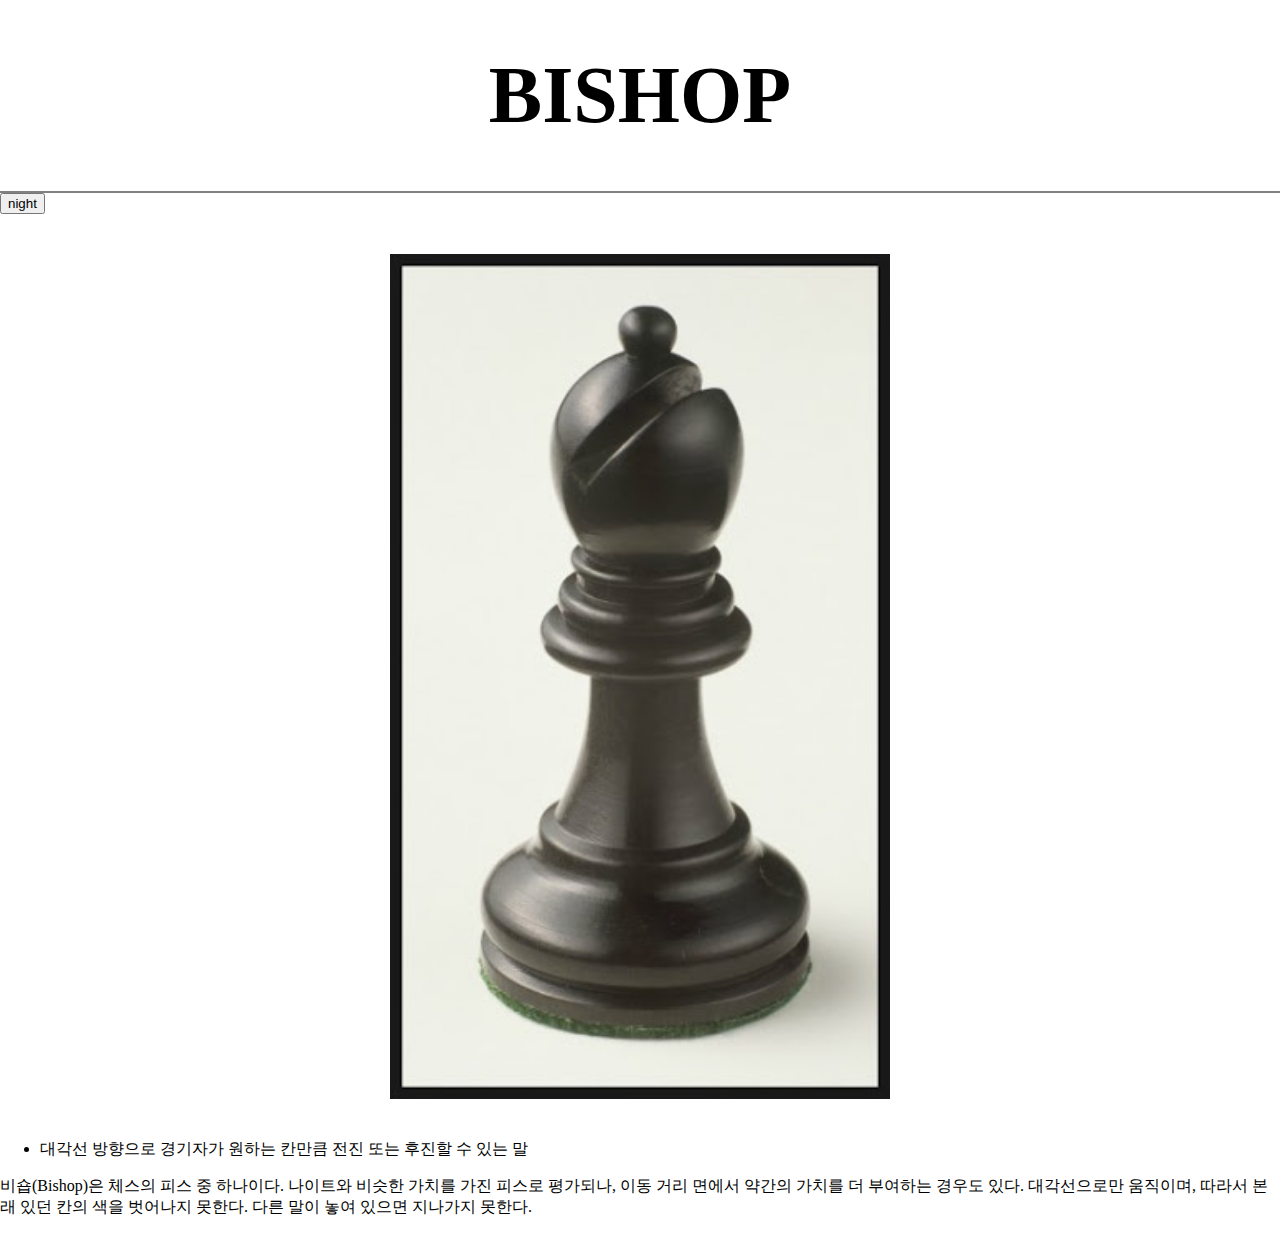
<file: bishop.html>
<!DOCTYPE html> 
    <html>
    <head>
        <title>CHESS BISHOP</title>
        <meta charset="UTF-8"> 
        <style>
            body {
                margin: 0;
            }
            h2 {
                font-size: 70px;
                text-align: center;
                font-size: 80px;
                text-align: center;
                border-bottom:2px solid gray;
                margin: 0;
                padding: 50px;
                font-weight: bold;
            }
            img {
                display: block;
                margin-left: auto;
                margin-right: auto;
                margin-top: 40px;
                margin-bottom: 40px;
            }
        </style>
    </head>
    <script>
        var Links =  {
            setColor:function (color){
            var list = document.querySelectorAll('a');
            var i = 0;
            while( i < list.length ){
            console.log(list[i]);
            list[i].style.color = color;
            i = i + 1
                }
            }
        }
        var Body = {
            setColor:function (color){
            document.querySelector('body').style.color = color;
            },
            setBackgroundColor:function (color){
            document.querySelector('body').style.backgroundColor = color;
            }
        }
        function ChangeDayOrNight(self){
        var target = document.querySelector('body');
        if (self.value === 'night') {
            Body.setBackgroundColor('black');
            Body.setColor('white');
            self.value = 'day';
            
            Links.setColor('powderblue');
            
        }else {
            Body.setBackgroundColor('white');
            Body.setColor('black');
            self.value = 'night';
            
            Links.setColor('blue');
            }
            
        }
    </script>
    <body>
        <h2>BISHOP</h2>
        <input type="button" value="night" onclick="ChangeDayOrNight(this)">
        <img src="bishop.jpg" width="500px">
        <ul>
            <li>대각선 방향으로 경기자가 원하는 칸만큼 전진 또는 후진할 수 있는 말</li>
        </ul>
        <p>비숍(Bishop)은 체스의 피스 중 하나이다. 나이트와 비슷한 가치를 가진 피스로 평가되나, 이동 거리 면에서 약간의 가치를 더 부여하는 경우도 있다. 
            대각선으로만 움직이며, 따라서 본래 있던 칸의 색을 벗어나지 못한다. 다른 말이 놓여 있으면 지나가지 못한다.</p>
    </body>
    </html>
</file>
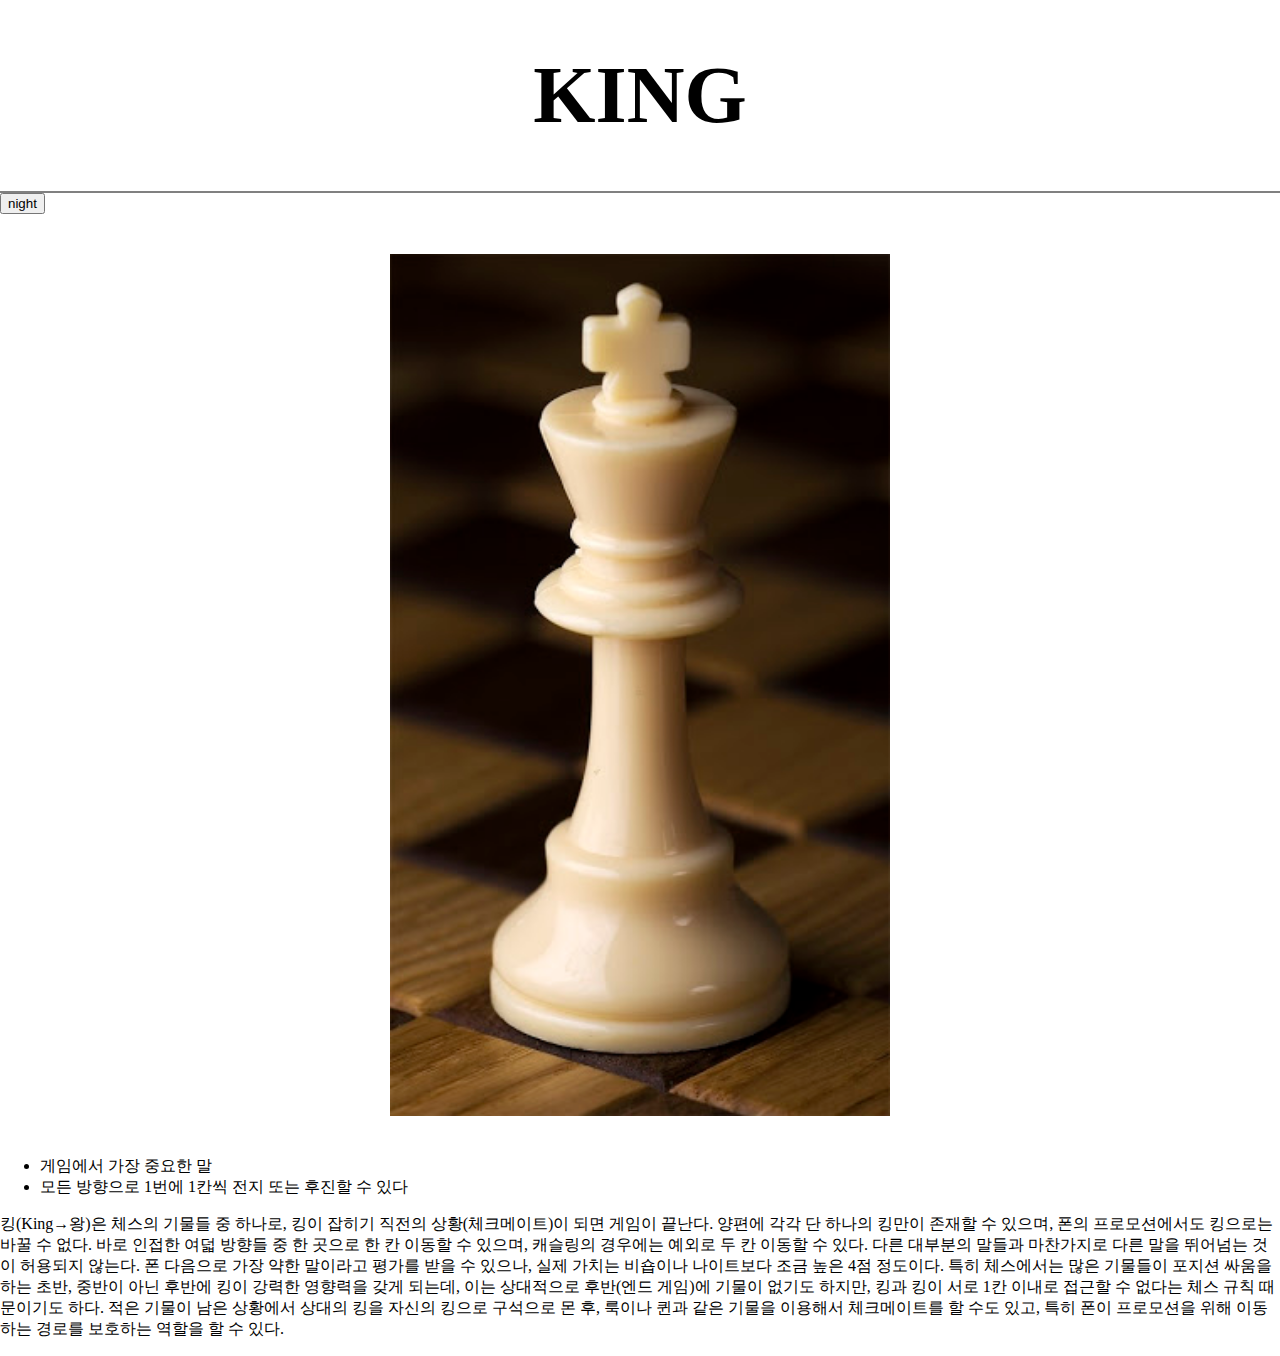
<file: king.html>
<!DOCTYPE html> 
    <html>
    <head>
        <title>CHESS KING</title>
        <meta charset="UTF-8"> 
        <style>
            body {
                margin: 0;
            }
            h2 {
                font-size: 70px; 
                text-align: center;
                font-size: 80px;
                text-align: center;
                border-bottom:2px solid gray;
                margin: 0;
                padding: 50px;
                font-weight: bold;
            } 
            img {
                display: block;
                margin-left: auto;
                margin-right: auto;
                margin-top: 40px;
                margin-bottom: 40px;
            }
        </style>
    </head>
    <script>
        var Links =  {
            setColor:function (color){
            var list = document.querySelectorAll('a');
            var i = 0;
            while( i < list.length ){
            console.log(list[i]);
            list[i].style.color = color;
            i = i + 1
                }
            }
        }
        var Body = {
            setColor:function (color){
            document.querySelector('body').style.color = color;
            },
            setBackgroundColor:function (color){
            document.querySelector('body').style.backgroundColor = color;
            }
        }
        function ChangeDayOrNight(self){
        var target = document.querySelector('body');
        if (self.value === 'night') {
            Body.setBackgroundColor('black');
            Body.setColor('white');
            self.value = 'day';
            
            Links.setColor('powderblue');
            
        }else {
            Body.setBackgroundColor('white');
            Body.setColor('black');
            self.value = 'night';
            
            Links.setColor('blue');
            }
            
        }
    </script>
    <body>
        <h2>KING</h2>
        <input type="button" value="night" onclick="ChangeDayOrNight(this)">
        <img src="king.jpg" width="500PX">
        <ul>
            <li>게임에서 가장 중요한 말</li>
            <li>모든 방향으로 1번에 1칸씩 전지 또는 후진할 수 있다</li>
        </ul>
        <p>킹(King→왕)은 체스의 기물들 중 하나로, 킹이 잡히기 직전의 상황(체크메이트)이 되면 게임이 끝난다. 양편에 각각 단 하나의 킹만이 존재할 수 있으며, 폰의 프로모션에서도 킹으로는 바꿀 수 없다.
            바로 인접한 여덟 방향들 중 한 곳으로 한 칸 이동할 수 있으며, 캐슬링의 경우에는 예외로 두 칸 이동할 수 있다. 다른 대부분의 말들과 마찬가지로 다른 말을 뛰어넘는 것이 허용되지 않는다.
            폰 다음으로 가장 약한 말이라고 평가를 받을 수 있으나, 실제 가치는 비숍이나 나이트보다 조금 높은 4점 정도이다. 특히 체스에서는 많은 기물들이 포지션 싸움을 하는 초반, 중반이 아닌 후반에 킹이 강력한 영향력을 갖게 되는데, 
            이는 상대적으로 후반(엔드 게임)에 기물이 없기도 하지만, 킹과 킹이 서로 1칸 이내로 접근할 수 없다는 체스 규칙 때문이기도 하다. 적은 기물이 남은 상황에서 상대의 킹을 자신의 킹으로 구석으로 몬 후, 룩이나 퀸과 같은 기물을 이용해서 체크메이트를 할 수도 있고, 
            특히 폰이 프로모션을 위해 이동하는 경로를 보호하는 역할을 할 수 있다.
        </p>
    </body>
    </html>
</file>
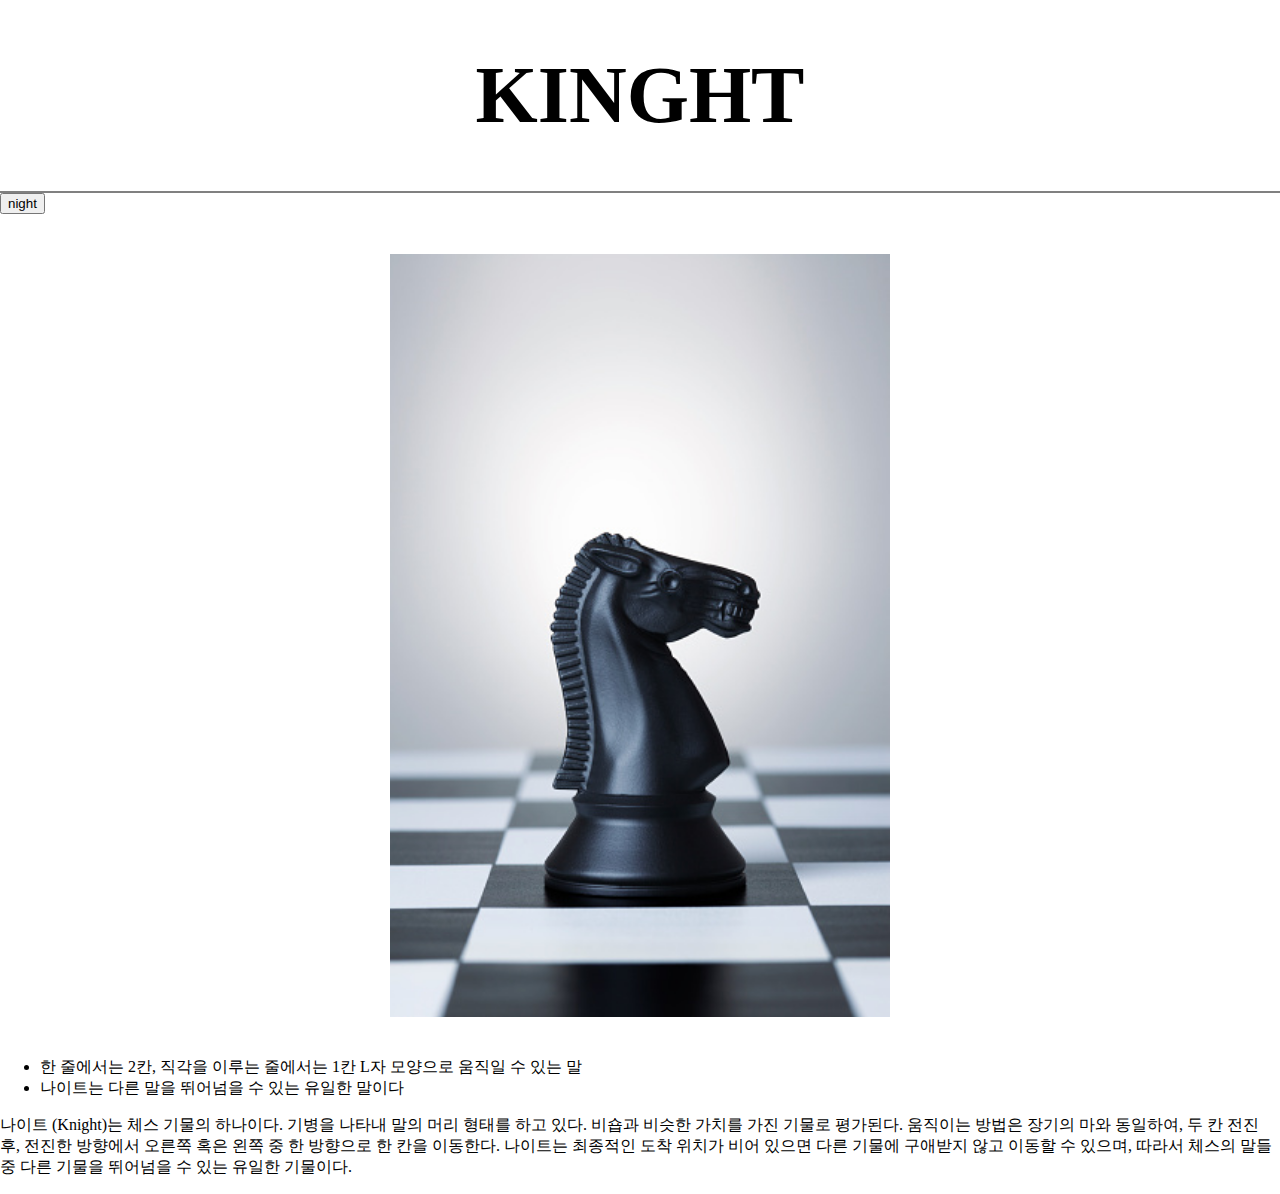
<file: knight.html>
<!DOCTYPE html> 
    <html>
    <head>
        <title>CHESS KNIGHT</title>
        <meta charset="UTF-8"> 
        <style>
            body {
                margin: 0;
            }
            h2 {
                font-size: 70px;
                text-align: center;
                font-size: 80px;
                text-align: center;
                border-bottom:2px solid gray;
                margin: 0;
                padding: 50px;
                font-weight: bold;
            }
            img {
                display: block;
                margin-left: auto;
                margin-right: auto;
                margin-top: 40px;
                margin-bottom: 40px;
            }
        </style>
    </head>
    <script>
        var Links =  {
            setColor:function (color){
            var list = document.querySelectorAll('a');
            var i = 0;
            while( i < list.length ){
            console.log(list[i]);
            list[i].style.color = color;
            i = i + 1
                }
            }
        }
        var Body = {
            setColor:function (color){
            document.querySelector('body').style.color = color;
            },
            setBackgroundColor:function (color){
            document.querySelector('body').style.backgroundColor = color;
            }
        }
        function ChangeDayOrNight(self){
        var target = document.querySelector('body');
        if (self.value === 'night') {
            Body.setBackgroundColor('black');
            Body.setColor('white');
            self.value = 'day';
            
            Links.setColor('powderblue');
            
        }else {
            Body.setBackgroundColor('white');
            Body.setColor('black');
            self.value = 'night';
            
            Links.setColor('blue');
            }
            
        }
    </script>
    <body>
        <h2>KINGHT</h2>
        <input type="button" value="night" onclick="ChangeDayOrNight(this)">
        <img src="knight.jpg" width="500px">
        <ul>
            <li>한 줄에서는 2칸, 직각을 이루는 줄에서는 1칸 L자 모양으로 움직일 수 있는 말</li>
            <li>나이트는 다른 말을 뛰어넘을 수 있는 유일한 말이다</li>
        </ul>
        <p>나이트 (Knight)는 체스 기물의 하나이다. 기병을 나타내 말의 머리 형태를 하고 있다. 비숍과 비슷한 가치를 가진 기물로 평가된다. 움직이는 방법은 장기의 마와 동일하여, 두 칸 전진 후, 전진한 방향에서 오른쪽 혹은 왼쪽 중 한 방향으로 한 칸을 이동한다. 
            나이트는 최종적인 도착 위치가 비어 있으면 다른 기물에 구애받지 않고 이동할 수 있으며, 따라서 체스의 말들 중 다른 기물을 뛰어넘을 수 있는 유일한 기물이다.</p>
    </body>
    </html>
</file>
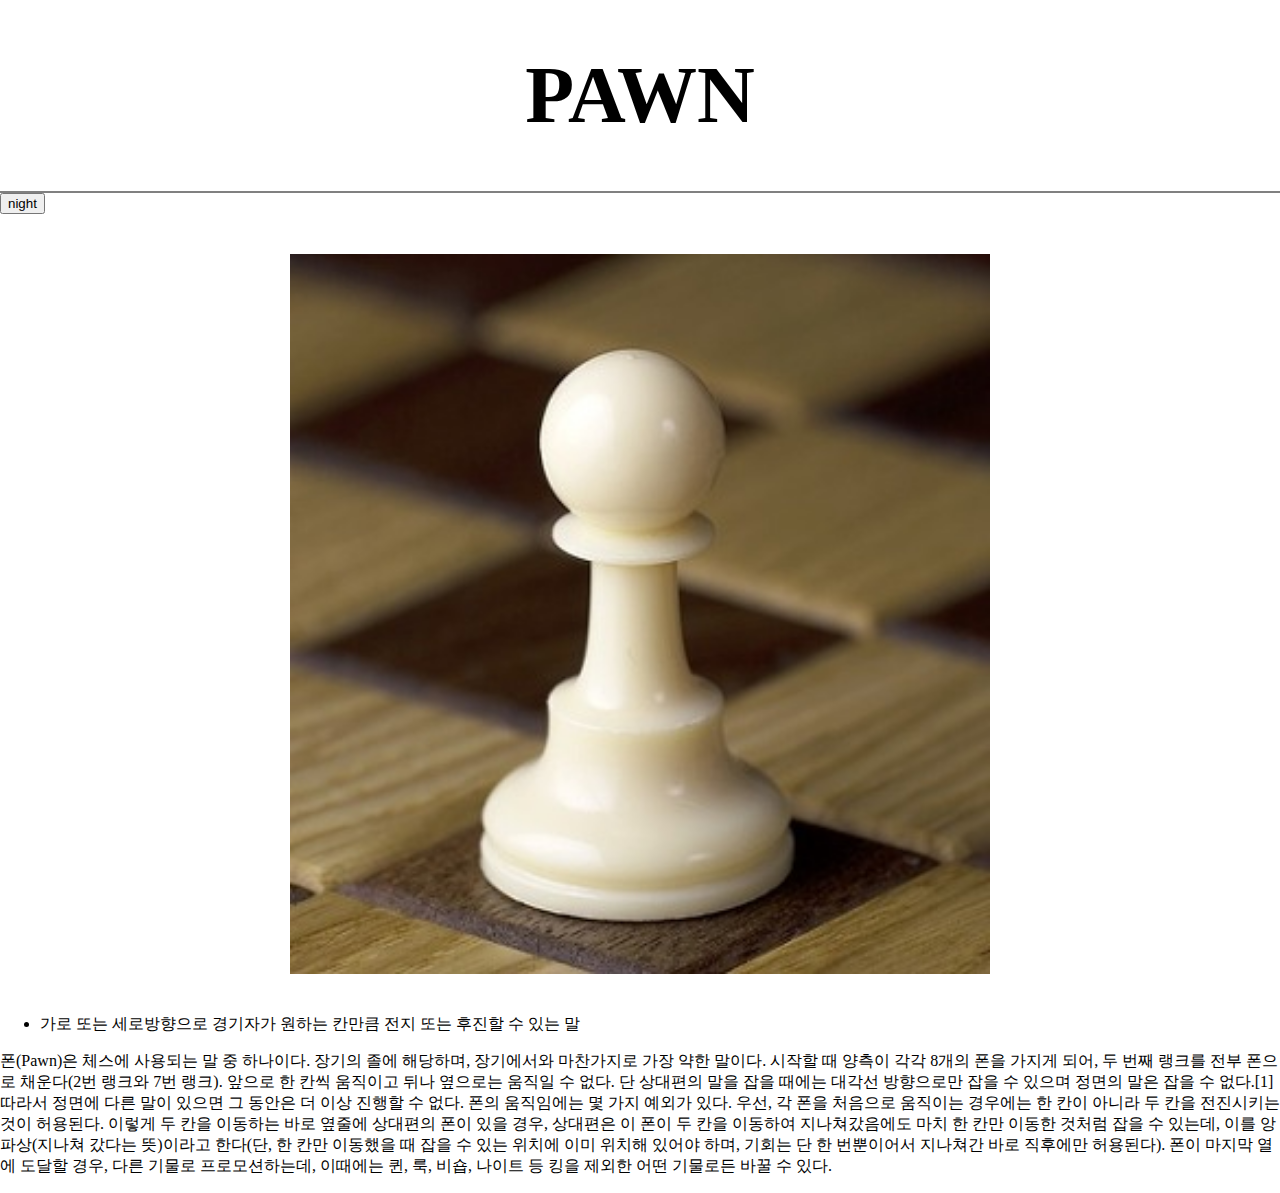
<file: pawn.html>
<!DOCTYPE html> 
    <html>
    <head>
        <title>CHESS PAWN</title>
        <meta charset="UTF-8"> 
        <style>
            body {
                margin: 0;
            }
            h2 {
                font-size: 70px;
                text-align: center;
                font-size: 80px;
                text-align: center;
                border-bottom:2px solid gray;
                margin: 0;
                padding: 50px;
                font-weight: bold;
            }
            img {
                display: block;
                margin-left: auto;
                margin-right: auto;
                margin-top: 40px;
                margin-bottom: 40px;
            }
        </style>
    </head>
    <script>
        var Links =  {
            setColor:function (color){
            var list = document.querySelectorAll('a');
            var i = 0;
            while( i < list.length ){
            console.log(list[i]);
            list[i].style.color = color;
            i = i + 1
                }
            }
        }
        var Body = {
            setColor:function (color){
            document.querySelector('body').style.color = color;
            },
            setBackgroundColor:function (color){
            document.querySelector('body').style.backgroundColor = color;
            }
        }
        function ChangeDayOrNight(self){
        var target = document.querySelector('body');
        if (self.value === 'night') {
            Body.setBackgroundColor('black');
            Body.setColor('white');
            self.value = 'day';
            
            Links.setColor('powderblue');
            
        }else {
            Body.setBackgroundColor('white');
            Body.setColor('black');
            self.value = 'night';
            
            Links.setColor('blue');
            }
            
        }
    </script>
    <body>
        <h2>PAWN</h2>
        <input type="button" value="night" onclick="ChangeDayOrNight(this)">
        <img src="pawn.jpeg" width="700px">
        <ul>
            <li>가로 또는 세로방향으로 경기자가 원하는 칸만큼 전지 또는 후진할 수 있는 말</li>
        </ul>
        <p>폰(Pawn)은 체스에 사용되는 말 중 하나이다. 장기의 졸에 해당하며, 장기에서와 마찬가지로 가장 약한 말이다. 시작할 때 양측이 각각 8개의 폰을 가지게 되어, 두 번째 랭크를 전부 폰으로 채운다(2번 랭크와 7번 랭크).
            앞으로 한 칸씩 움직이고 뒤나 옆으로는 움직일 수 없다. 단 상대편의 말을 잡을 때에는 대각선 방향으로만 잡을 수 있으며 정면의 말은 잡을 수 없다.[1] 따라서 정면에 다른 말이 있으면 그 동안은 더 이상 진행할 수 없다.
            폰의 움직임에는 몇 가지 예외가 있다. 우선, 각 폰을 처음으로 움직이는 경우에는 한 칸이 아니라 두 칸을 전진시키는 것이 허용된다. 이렇게 두 칸을 이동하는 바로 옆줄에 상대편의 폰이 있을 경우, 상대편은 이 폰이 두 칸을 이동하여 지나쳐갔음에도 마치 한 칸만 이동한 것처럼 잡을 수 있는데, 
            이를 앙파상(지나쳐 갔다는 뜻)이라고 한다(단, 한 칸만 이동했을 때 잡을 수 있는 위치에 이미 위치해 있어야 하며, 기회는 단 한 번뿐이어서 지나쳐간 바로 직후에만 허용된다).
            폰이 마지막 열에 도달할 경우, 다른 기물로 프로모션하는데, 이때에는 퀸, 룩, 비숍, 나이트 등 킹을 제외한 어떤 기물로든 바꿀 수 있다.</p>
    </body>
    </html>
</file>
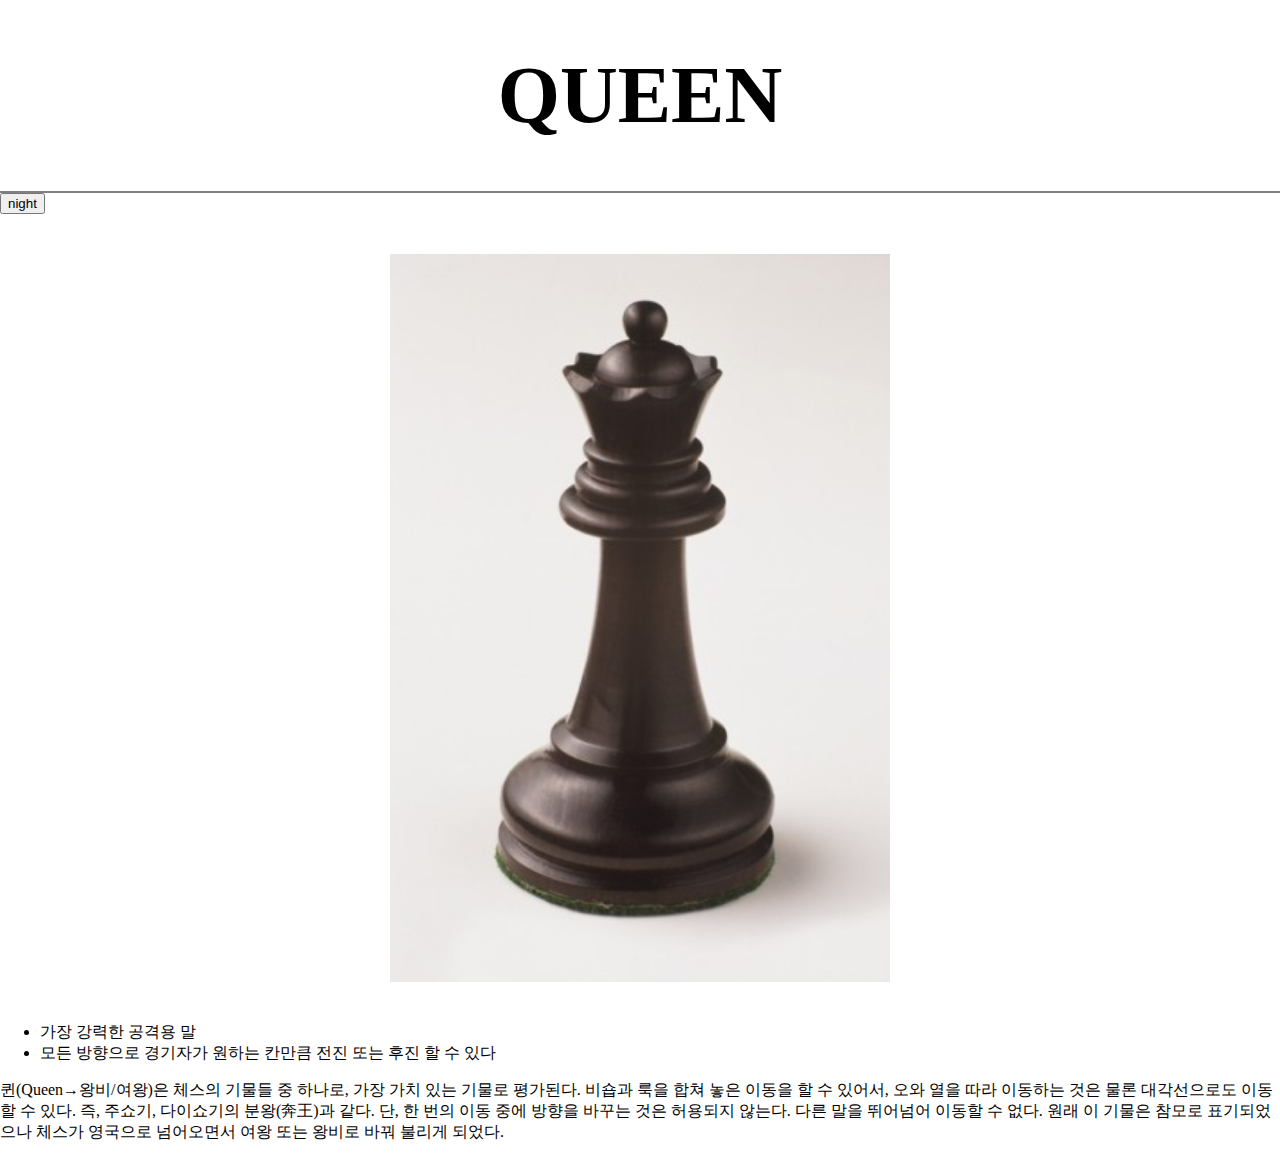
<file: queen.html>
<!DOCTYPE html> 
    <html>
    <head>
        <title>CHESS QUEEN</title>
        <meta charset="UTF-8"> 
        <style>
            body {
                margin: 0;
            }
            h2 {
                font-size: 70px;
                text-align: center;
                font-size: 80px;
                text-align: center;
                border-bottom:2px solid gray;
                margin: 0;
                padding: 50px;
                font-weight: bold;
            }
            img {
                display: block;
                margin-left: auto;
                margin-right: auto;
                margin-top: 40px;
                margin-bottom: 40px;
            }
        </style>
    </head>
    <script>
        var Links =  {
            setColor:function (color){
            var list = document.querySelectorAll('a');
            var i = 0;
            while( i < list.length ){
            console.log(list[i]);
            list[i].style.color = color;
            i = i + 1
                }
            }
        }
        var Body = {
            setColor:function (color){
            document.querySelector('body').style.color = color;
            },
            setBackgroundColor:function (color){
            document.querySelector('body').style.backgroundColor = color;
            }
        }
        function ChangeDayOrNight(self){
        var target = document.querySelector('body');
        if (self.value === 'night') {
            Body.setBackgroundColor('black');
            Body.setColor('white');
            self.value = 'day';
            
            Links.setColor('powderblue');
            
        }else {
            Body.setBackgroundColor('white');
            Body.setColor('black');
            self.value = 'night';
            
            Links.setColor('blue');
            }
            
        }
    </script>
    <body>
        <h2>QUEEN</h2>
        <input type="button" value="night" onclick="ChangeDayOrNight(this)">
        <img src="queen.jpeg" width="500px">
        <ul>
            <li>가장 강력한 공격용 말</li>
            <li>모든 방향으로 경기자가 원하는 칸만큼 전진 또는 후진 할 수 있다</li>
        </ul>
        <p>퀸(Queen→왕비/여왕)은 체스의 기물들 중 하나로, 가장 가치 있는 기물로 평가된다. 비숍과 룩을 합쳐 놓은 이동을 할 수 있어서, 오와 열을 따라 이동하는 것은 물론 대각선으로도 이동할 수 있다. 
            즉, 주쇼기, 다이쇼기의 분왕(奔王)과 같다. 단, 한 번의 이동 중에 방향을 바꾸는 것은 허용되지 않는다. 다른 말을 뛰어넘어 이동할 수 없다. 
            원래 이 기물은 참모로 표기되었으나 체스가 영국으로 넘어오면서 여왕 또는 왕비로 바꿔 불리게 되었다.
        </p>
    </body>
    </html>
</file>
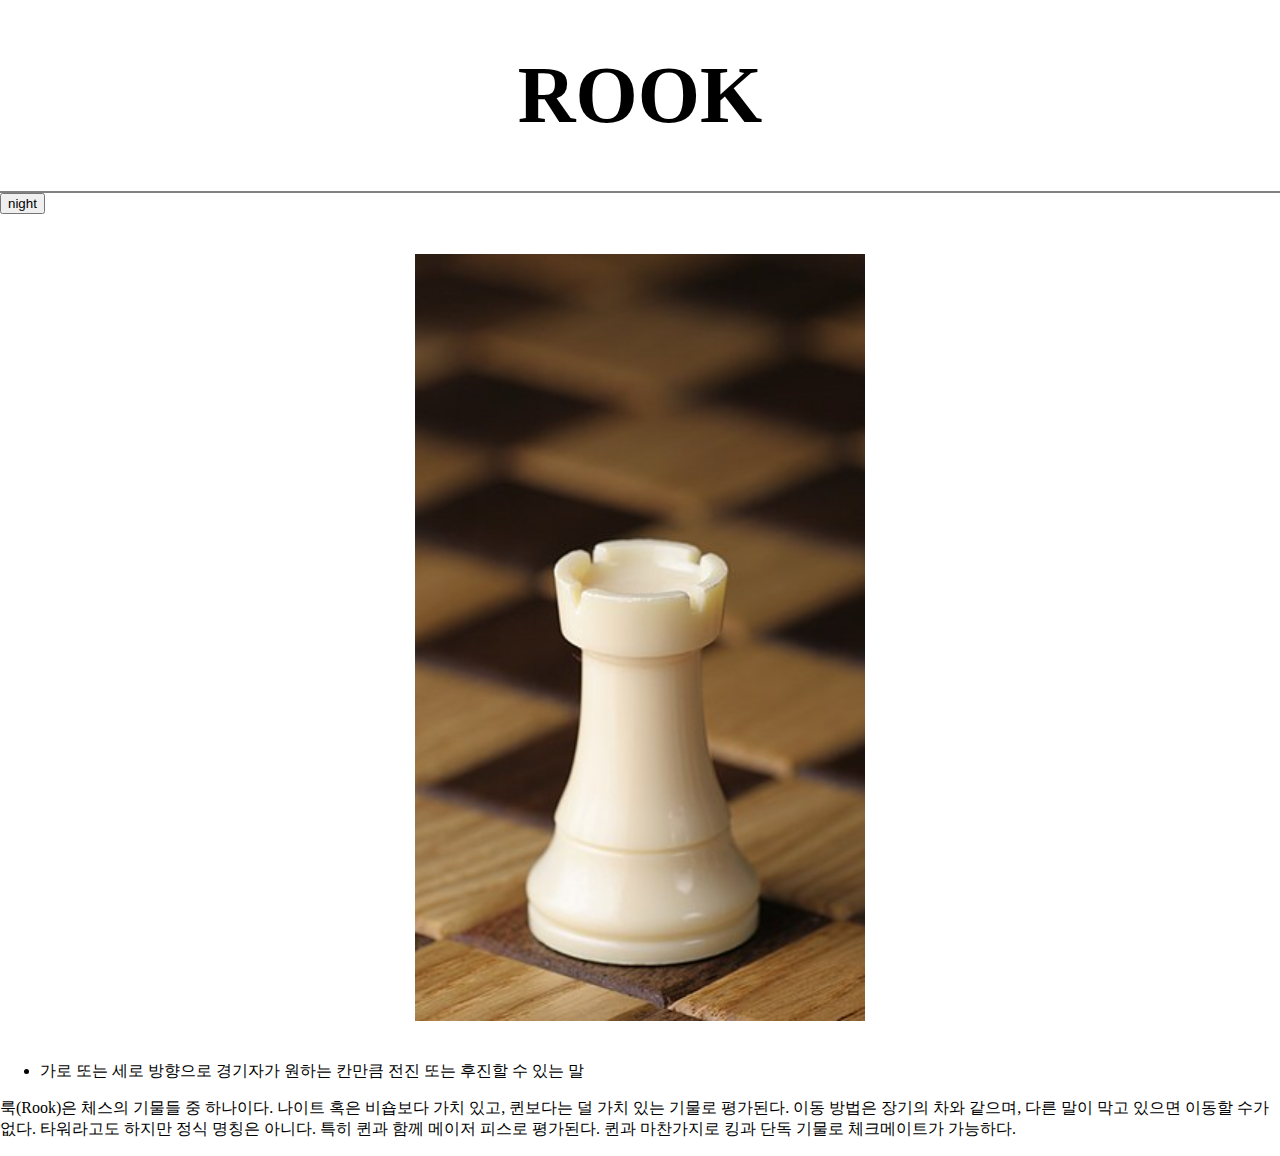
<file: rook.html>
<!DOCTYPE html> 
    <html>
    <head>
        <title>CHESS ROOK</title>
        <meta charset="UTF-8"> 
        <style>
            body {
                margin: 0;
            }
            h2 {
                font-size: 70px;
                text-align: center;
                font-size: 80px;
                text-align: center;
                border-bottom:2px solid gray;
                margin: 0;
                padding: 50px;
                font-weight: bold;
            }
            img {
                display: block;
                margin-left: auto;
                margin-right: auto;
                margin-top: 40px;
                margin-bottom: 40px;
            }
        </style>
    </head>
    <script>
        var Links =  {
            setColor:function (color){
            var list = document.querySelectorAll('a');
            var i = 0;
            while( i < list.length ){
            console.log(list[i]);
            list[i].style.color = color;
            i = i + 1
                }
            }
        }
        var Body = {
            setColor:function (color){
            document.querySelector('body').style.color = color;
            },
            setBackgroundColor:function (color){
            document.querySelector('body').style.backgroundColor = color;
            }
        }
        function ChangeDayOrNight(self){
        var target = document.querySelector('body');
        if (self.value === 'night') {
            Body.setBackgroundColor('black');
            Body.setColor('white');
            self.value = 'day';
            
            Links.setColor('powderblue');
            
        }else {
            Body.setBackgroundColor('white');
            Body.setColor('black');
            self.value = 'night';
            
            Links.setColor('blue');
            }
            
        }
    </script>
    <body>
        <h2>ROOK</h2>
        <input type="button" value="night" onclick="ChangeDayOrNight(this)">
        <img src="rook.jpg" width="450px">
        <ul>
            <li>가로 또는 세로 방향으로 경기자가 원하는 칸만큼 전진 또는 후진할 수 있는 말</li>
        </ul>
        <p>룩(Rook)은 체스의 기물들 중 하나이다. 나이트 혹은 비숍보다 가치 있고, 퀸보다는 덜 가치 있는 기물로 평가된다. 
            이동 방법은 장기의 차와 같으며, 다른 말이 막고 있으면 이동할 수가 없다. 
            타워라고도 하지만 정식 명칭은 아니다. 특히 퀸과 함께 메이저 피스로 평가된다. 퀸과 마찬가지로 킹과 단독 기물로 체크메이트가 가능하다.</p>
    </body>
    </html>
</file>
<file: style.css>
body {
    margin: 0;
}
a {
    color:black; 
    text-decoration: none;
}
h1 {    
    font-size: 80px;
    text-align: center;
    border-bottom:2px solid gray;
    margin: 0;
    padding: 50px;
}
ol {
    border-right: 2px solid gray;
    width: 170px;
    margin: 0;
    padding: 5px;
    padding-left: 40px;
}
.grid {
    display: grid;
    grid-template-columns: 800px;
}
.grid-container {
    display: grid;
    grid-template-columns: 800px;
    padding-left: 300px;
}
.grid2{
    display: grid;
    grid-template-columns: 800px;
}
.grid-container2 {
    display: grid;
    grid-template-columns: 800px;
    padding-left: 300px;
}
.grid3{
    display: grid;
    grid-template-columns: 800px;
}
.grid-container3 ul  {
    display: grid;
    grid-template-columns: 800px;
    padding-left: 300px;
}
.grid4{
    display: grid;
    grid-template-columns: 800px;
}
.grid-container4 {
    display: grid;
    grid-template-columns: 800px;
    padding-left: 300px;
}
@media(max-width: 800px){
    ol {
        display: block;
        border-right: none;
        display: block;
    }
    h1 {
        border-bottom: none;
    }
    img {
        display: block;
        margin-left: auto;
        margin-right: auto;
    }
}
</file>
